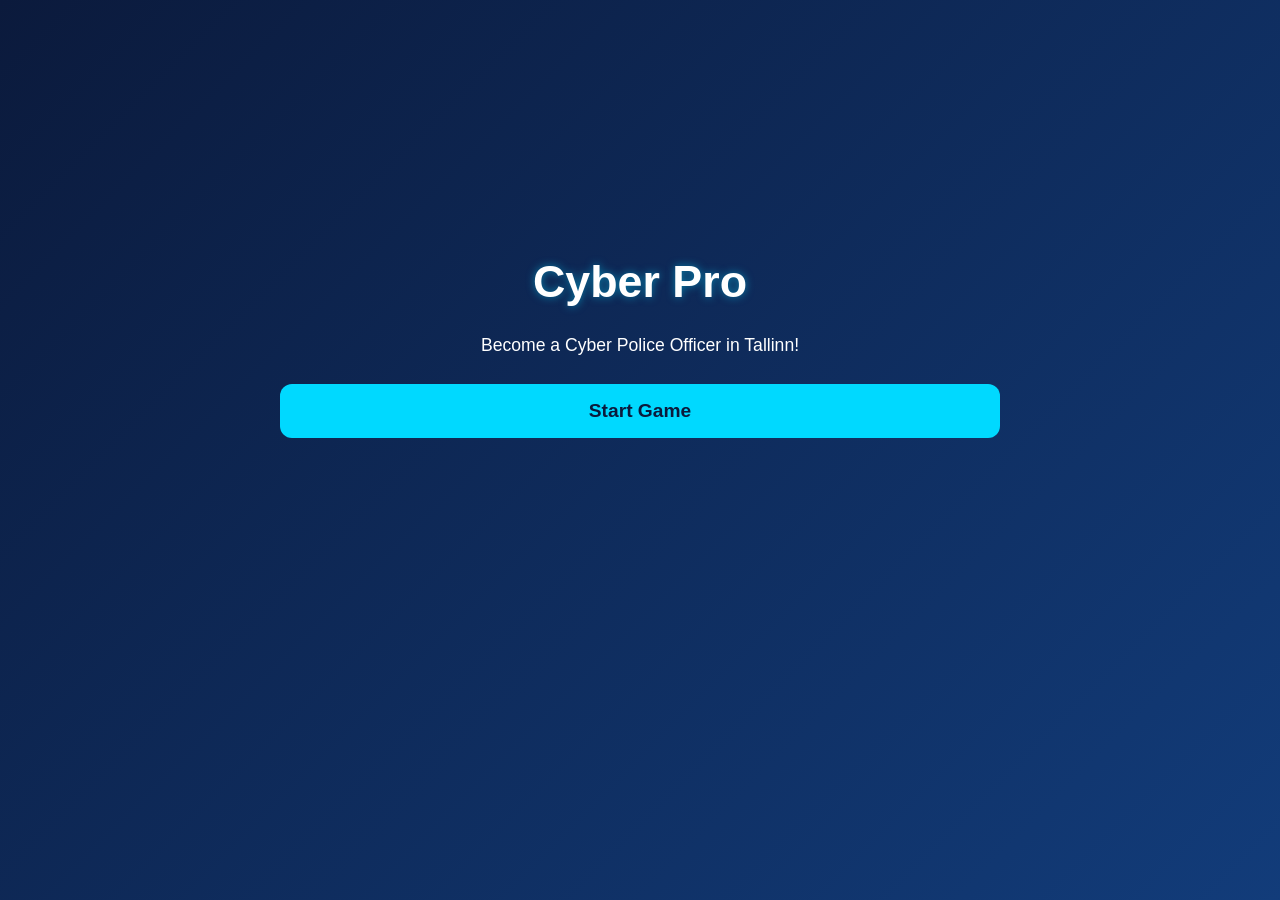
<file: game/index.html>
<!DOCTYPE html>
<html lang="en">
<head>
  <meta charset="UTF-8" />
  <meta name="viewport" content="width=device-width, initial-scale=1.0" />
  <title>Cyber Pro – Tallinn Cyber Police</title>
  <link rel="stylesheet" href="css/style.css" />
  <script src="js/game.js" defer></script>
</head>
<body class="main-bg">
  <div class="container center">
    <h1>Cyber Pro</h1>
    <p>Become a Cyber Police Officer in Tallinn!</p>
    <button id="startBtn" class="big-btn">Start Game</button>
  </div>

  <script>
    document.getElementById('startBtn').addEventListener('click', () => goTo('levels.html'));
  </script>
</body>
</html>
</file>
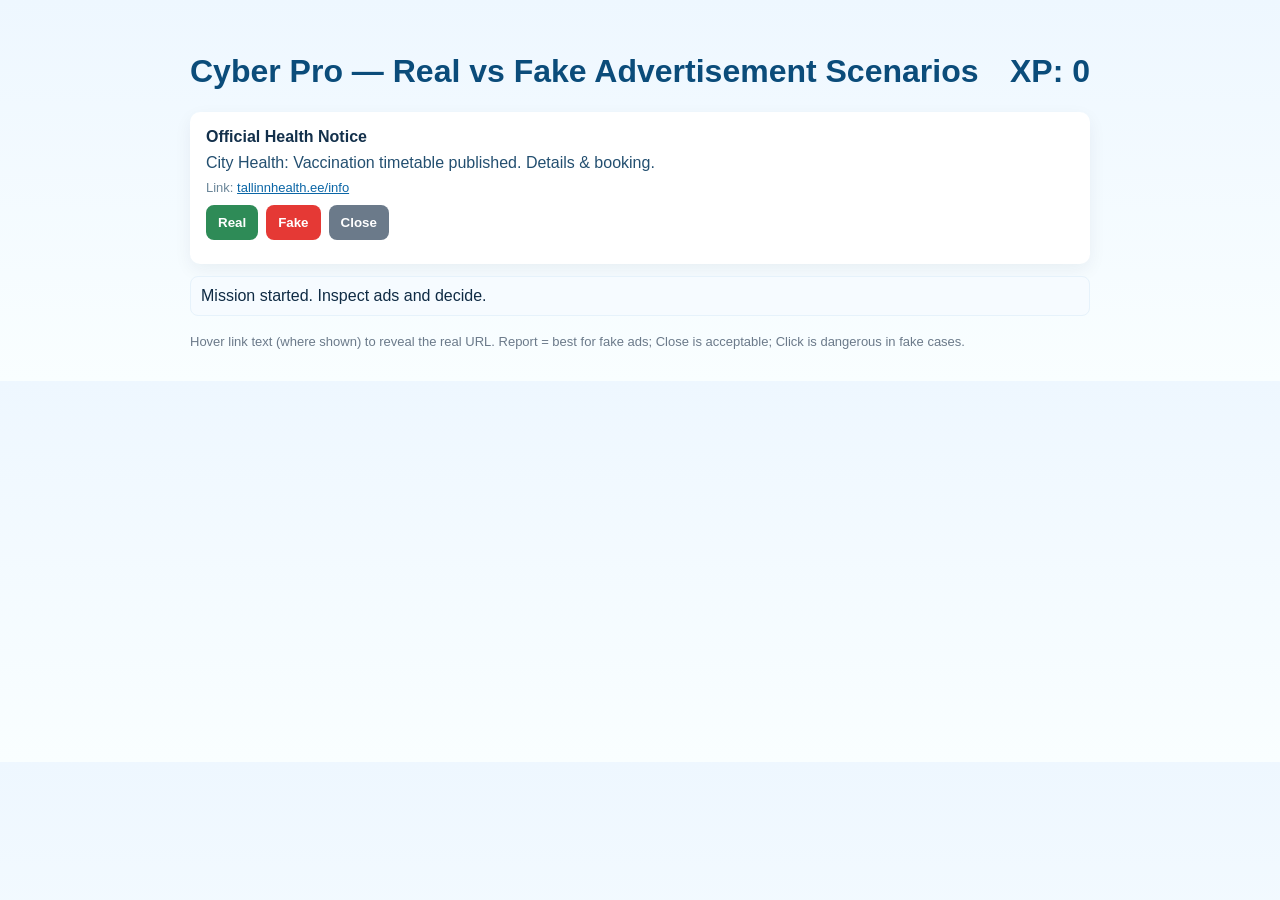
<file: Ad_Attack_Scenarios.html>
<!DOCTYPE html>
<html lang="en">
<head>
<meta charset="utf-8" />
<meta name="viewport" content="width=device-width,initial-scale=1" />
<title>Cyber Pro — Ad Attack Scenarios</title>
<style>
  body{font-family:Segoe UI,Arial,sans-serif;background:linear-gradient(#eef7ff,#f9feff);color:#07203a;padding:24px;}
  .wrapper{max-width:900px;margin:0 auto;}
  h1{color:#0b4c7a;}
  .card{background:#fff;border-radius:10px;padding:16px;margin:12px 0;box-shadow:0 6px 18px rgba(10,30,60,0.06);}
  .ad-title{font-weight:700;color:#13304b;}
  .ad-text{margin:8px 0;color:#234f70;}
  .meta{font-size:13px;color:#6b8699;}
  .controls{margin-top:10px;display:flex;gap:8px;flex-wrap:wrap;}
  button{padding:10px 12px;border-radius:8px;border:0;cursor:pointer;font-weight:700;color:#fff;}
  .real{background:#2e8b57;} .fake{background:#e53935;} .close{background:#6b7a8a;}
  .log{background:#f6fbff;border-radius:8px;padding:10px;color:#0f2b44;margin-top:12px;border:1px solid #e6f2fb;}
  .hint{font-size:13px;color:#315b82;margin-top:8px;}
  footer{margin-top:18px;font-size:13px;color:#6b7a8a;}
  .score{float:right;font-weight:800;color:#0b4c7a;}
</style>
</head>
<body>
  <div class="wrapper">
    <h1>Cyber Pro — Real vs Fake Advertisement Scenarios <span class="score" id="score">XP: 0</span></h1>
    <div id="adArea"></div>
    <div id="result" class="card" style="display:none"></div>
    <div id="log" class="log" aria-live="polite"></div>
    <footer>Hover link text (where shown) to reveal the real URL. Report = best for fake ads; Close is acceptable; Click is dangerous in fake cases.</footer>
  </div>

<script>
const AD_POOL = [
  { id:1, type:'fake', title:'🎉 Win a Free iPhone!', text:'CONGRATS! You’ve won a FREE iPhone — claim now! Click the link to verify your details and get your prize.', displayLink:'claim prize', realURL:'http://freeprize.example-claim.com', clues:['Overly sensational wording','Urgent call-to-action','Unknown sender domain'] },
  { id:2, type:'real', title:'Tallinn Tech Fair — Official', text:'Tallinn Tech Fair 2025 — Workshops & family events. Visit the official site for tickets.', displayLink:'tallinn.ee/tickets', realURL:'https://tallinn.ee/tickets', clues:['Official .ee domain','Professional formatting','Contact info present'] },
  { id:3, type:'fake', title:'School Account Verification', text:'School Portal — Verify your child’s registration now: verify.school-portal.net', displayLink:'verify.school-portal.net', realURL:'http://school-reg.example-login.com', clues:['Display name mismatch','Requests credentials','Unusual domain'] },
  { id:4, type:'real', title:'Official Health Notice', text:'City Health: Vaccination timetable published. Details & booking.', displayLink:'tallinnhealth.ee/info', realURL:'https://tallinnhealth.ee/info', clues:['Trusted health domain','HTTPS and clear info'] },
  { id:5, type:'fake', title:'Too-Good Prize + Shortener', text:'You’re a winner! Short survey & get €500 voucher — tinyurl.com/win-now', displayLink:'tinyurl.com/win-now', realURL:'http://tinyurl.example-redirect.com', clues:['URL shortener hides destination','Unrealistic reward','Poor grammar'] }
];

let sessionAds = [];
let current = 0;
let xp = 0;

function shuffle(a){ for(let i=a.length-1;i>0;i--){const j=Math.floor(Math.random()*(i+1));[a[i],a[j]]=[a[j],a[i]];} return a; }
function pickSession(){ sessionAds = shuffle(AD_POOL.slice()); sessionAds = sessionAds.slice(0,5); current=0; xp=0; document.getElementById('score').textContent='XP: '+xp; document.getElementById('log').textContent='Mission started. Inspect ads and decide.'; renderAd(); }

function renderAd(){
  const ad = sessionAds[current];
  const adArea = document.getElementById('adArea');
  adArea.innerHTML = `
    <div class="card" id="card${ad.id}">
      <div class="ad-title">${ad.title}</div>
      <div class="ad-text">${ad.text}</div>
      <div class="meta">Link: <span id="linkText" title="Hover to reveal real URL" style="text-decoration:underline;color:#0b66a6;cursor:default">${ad.displayLink}</span></div>
      <div class="controls">
        <button class="real" id="btnReal">Real</button>
        <button class="fake" id="btnFake">Fake</button>
        <button class="close" id="btnClose">Close</button>
      </div>
      <div class="hint" id="hintArea"></div>
    </div>
  `;

  const linkText = document.getElementById('linkText');
  const hintArea = document.getElementById('hintArea');
  linkText.addEventListener('mouseenter', ()=>{ hintArea.textContent = 'Real URL: '+ad.realURL; });
  linkText.addEventListener('mouseleave', ()=>{ hintArea.textContent = ''; });

  document.getElementById('btnReal').onclick = ()=> evaluate('real', ad);
  document.getElementById('btnFake').onclick = ()=> evaluate('fake', ad);
  document.getElementById('btnClose').onclick = ()=> evaluate('close', ad);
}

function evaluate(choice, ad){
  let delta=0, msg='';
  if(choice==='real'){
    if(ad.type==='real'){ delta=+5; msg='Correct — this ad is legitimate.'; } else { delta=-10; msg='Wrong — that was a fake ad with phishing risk.'; }
  } else if(choice==='fake'){
    if(ad.type==='fake'){ delta=+10; msg='Great — you reported a fake ad.'; } else { delta=-5; msg='Incorrect — this ad was legitimate.'; }
  } else if(choice==='close'){
    if(ad.type==='fake'){ delta=+5; msg='Good — closing a fake ad reduces risk.'; } else { delta=0; msg='Closed a real ad — you missed the info.'; }
  }
  xp += delta;
  document.getElementById('score').textContent='XP: '+xp;
  const log = document.getElementById('log');
  log.prepend(new Date().toLocaleTimeString()+ ' — Action: '+choice.toUpperCase()+ ' | Result: '+msg + ' (' + (delta>=0? '+'+delta:delta) + ' XP)\nClues: ' + ad.clues.join('; ') + '\n\n');

  // show short result card
  const result = document.getElementById('result');
  result.style.display='block';
  result.innerHTML = `<div class="card"><strong>${msg}</strong><div style="margin-top:6px;color:#2b5876">Clues: ${ad.clues.join('; ')}</div></div>`;

  // move to next after delay
  setTimeout(()=>{
    result.style.display='none';
    current++;
    if(current>=sessionAds.length){ finishSession(); } else { renderAd(); }
  }, 1300);
}

function finishSession(){
  const adArea = document.getElementById('adArea');
  adArea.innerHTML = `<div class="card"><h2>Mission Complete</h2><p>Final XP: ${xp}</p><p><button onclick="pickSession()">Play Again</button></p></div>`;
  const log = document.getElementById('log');
  log.prepend('--- Session finished: Final XP: '+xp+' ---\n');
}

window.onload = ()=>{ pickSession(); };

</script>
</body>
</html>
</file>
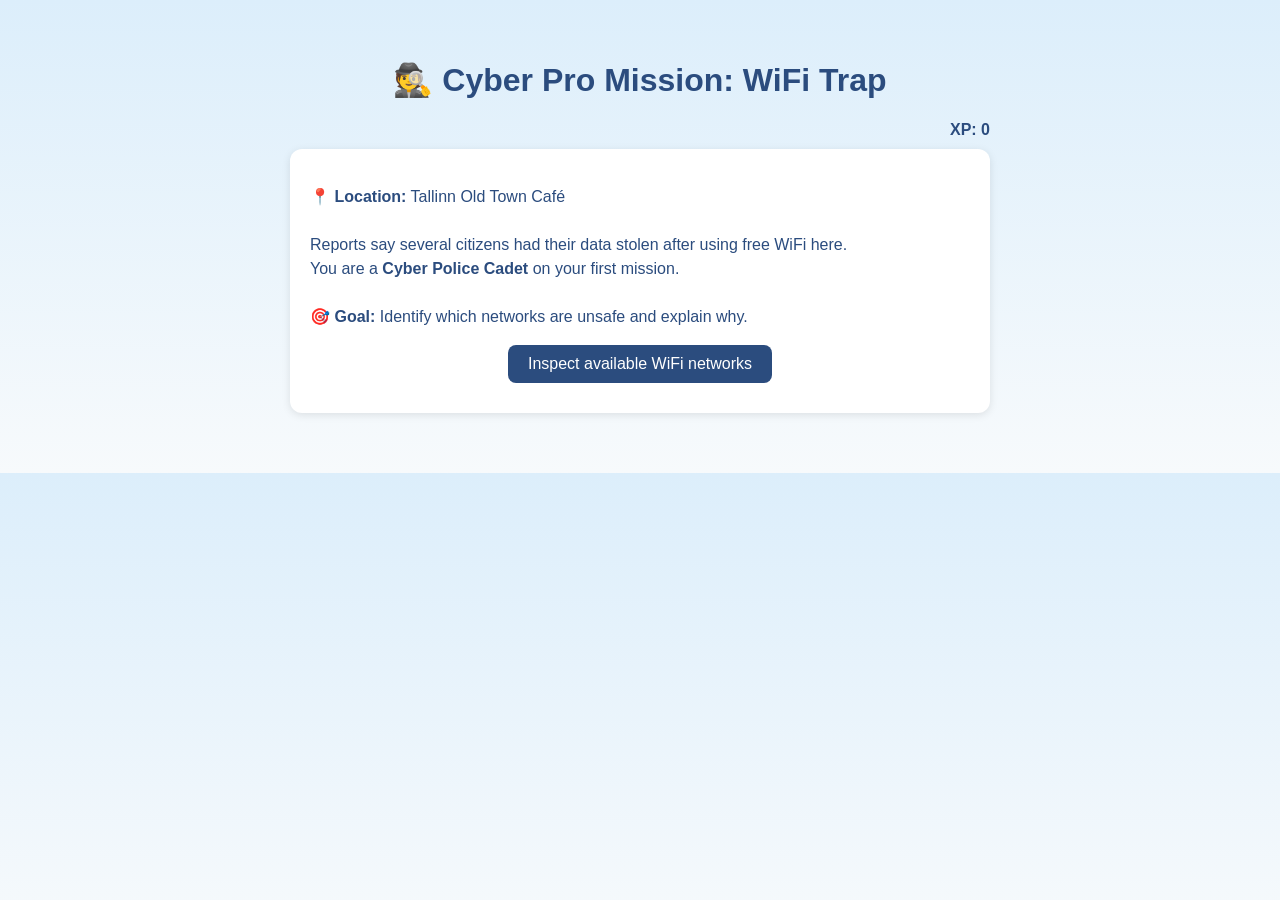
<file: cyb.html>
<!DOCTYPE html>
<html lang="en">
<head>
  <meta charset="UTF-8">
  <title>Cyber Pro: WiFi Trap in Tallinn</title>
  <style>
    body {
      font-family: 'Segoe UI', sans-serif;
      background: linear-gradient(#dceefb, #f7fafc);
      padding: 40px;
      max-width: 700px;
      margin: auto;
      color: #2b4c7e;
    }
    h1 { text-align: center; }
    .scene {
      background: #fff;
      padding: 20px;
      border-radius: 12px;
      box-shadow: 0 2px 8px rgba(0,0,0,0.1);
      margin-bottom: 20px;
      line-height: 1.5em;
    }
    button {
      display: block;
      margin: 10px auto;
      padding: 10px 20px;
      font-size: 16px;
      border: none;
      border-radius: 8px;
      background: #2b4c7e;
      color: white;
      cursor: pointer;
      transition: background 0.3s;
    }
    button:hover { background: #3c6bb2; }
    #xp {
      text-align: right;
      font-weight: bold;
      margin-bottom: 10px;
    }
  </style>
</head>
<body>

  <h1>🕵️ Cyber Pro Mission: WiFi Trap</h1>
  <div id="xp">XP: 0</div>
  <div id="game" class="scene">
    <p>Loading mission...</p>
  </div>

  <script>
    let xp = 0;

    const scenes = {
      intro: {
        text: `
          📍 <b>Location:</b> Tallinn Old Town Café<br><br>
          Reports say several citizens had their data stolen after using free WiFi here.<br>
          You are a <b>Cyber Police Cadet</b> on your first mission.<br><br>
          🎯 <b>Goal:</b> Identify which networks are unsafe and explain why.`,
        choices: [
          { text: "Inspect available WiFi networks", next: "wifiList" }
        ]
      },
      wifiList: {
        text: `
          You scan the area and find these networks:<br><br>
          1️⃣ <b>Tallinn_Free_WiFi</b> (No password)<br>
          2️⃣ <b>CafeSecure2025</b> (Password protected)<br>
          3️⃣ <b>FreeCoffeeWiFi</b> (Shared password on wall)<br><br>
          Which network will you investigate first?`,
        choices: [
          { text: "🔍 Tallinn_Free_WiFi", next: "unsafe1" },
          { text: "🔍 CafeSecure2025", next: "safe1" },
          { text: "🔍 FreeCoffeeWiFi", next: "unsafe2" }
        ]
      },
      unsafe1: {
        text: `
          ⚠️ The moment you connect, you see open traffic — unencrypted packets and unknown devices.<br>
          A hacker is capturing credentials.<br><br>
          ❌ Unsafe network detected.`,
        xpChange: -5,
        choices: [
          { text: "Mark unsafe & continue", next: "wifiList2" }
        ]
      },
      unsafe2: {
        text: `
          ⚠️ Shared password found. Multiple unknown devices connected.<br>
          Phishing popups appear on the network.<br><br>
          ❌ Unsafe network confirmed.`,
        xpChange: -3,
        choices: [
          { text: "Mark unsafe & continue", next: "wifiList2" }
        ]
      },
      safe1: {
        text: `
          ✅ Secure encryption detected, strong password policy, verified domain.<br>
          No suspicious devices connected.<br><br>
          👍 Safe network identified.`,
        xpChange: +10,
        choices: [
          { text: "Proceed with investigation", next: "conclusion" }
        ]
      },
      wifiList2: {
        text: `
          You’ve marked some networks unsafe.<br><br>
          Choose the remaining safest option:`,
        choices: [
          { text: "🛡️ CafeSecure2025", next: "conclusion" }
        ]
      },
      conclusion: {
        text: `
          🎓 <b>Mission Complete!</b><br><br>
          ✅ Safe: CafeSecure2025<br>
          ⚠️ Unsafe: Tallinn_Free_WiFi, FreeCoffeeWiFi<br><br>
          🧠 <b>Lesson:</b> Avoid open or shared WiFi networks. Always choose secure, password-protected options.<br><br>
          <span id="final-rank"></span>`,
        choices: [
          { text: "🔁 Restart Mission", next: "restart" }
        ]
      },
      restart: {
        text: "",
        choices: []
      }
    };

    const gameDiv = document.getElementById("game");
    const xpDiv = document.getElementById("xp");
    let current = "intro";

    function renderScene() {
      const scene = scenes[current];
      if (scene.xpChange) {
        xp += scene.xpChange;
      }
      xpDiv.textContent = `XP: ${xp}`;
      gameDiv.innerHTML = `<p>${scene.text}</p>`;
      scene.choices.forEach(choice => {
        const btn = document.createElement("button");
        btn.textContent = choice.text;
        btn.onclick = () => {
          if (choice.next === "restart") {
            xp = 0;
            current = "intro";
          } else {
            current = choice.next;
          }
          renderScene();
        };
        gameDiv.appendChild(btn);
      });

      // At conclusion, display rank
      if (current === "conclusion") {
        let rank = "";
        if (xp >= 10) rank = "🏅 Rank: Cyber Investigator (Excellent Work!)";
        else if (xp >= 0) rank = "🎓 Rank: Trainee (Good, but review unsafe clues)";
        else rank = "⚠️ Rank: Needs Improvement (Be more cautious!)";
        document.getElementById("final-rank").innerHTML = `<br>${rank}`;
      }
    }

    renderScene();
  </script>
</body>
</html>
</file>
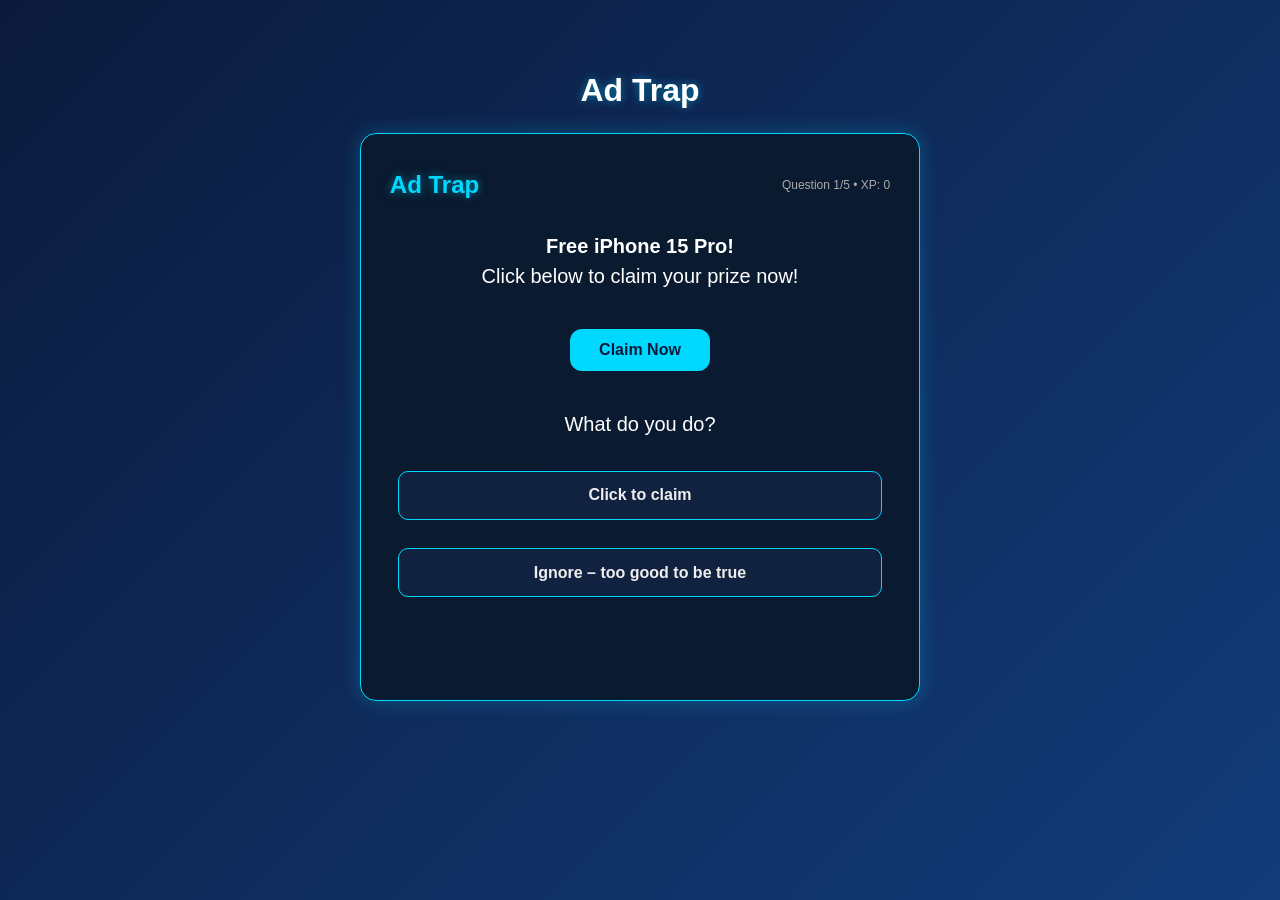
<file: game/ads.html>
<!DOCTYPE html>
<html lang="en">
<head>
  <meta charset="UTF-8" />
  <meta name="viewport" content="width=device-width, initial-scale=1.0" />
  <title>Cyber Pro – Ad Trap</title>
  <link rel="stylesheet" href="css/style.css" />
  <script src="js/game.js" defer></script>
  <script src="js/quiz.js" defer></script>
</head>
<body class="main-bg">
  <div class="container">
    <h2>Ad Trap</h2>
    <div id="quizContainer"></div>
  </div>

  <script>
    const adQuiz = [
      {
        text: `
          <b>Free iPhone 15 Pro!</b><br>
          Click below to claim your prize now!<br><br>
          <button style="pointer-events:none">Claim Now</button><br><br>
          What do you do?`,
        choices: [
          { text: "Click to claim", next: "fake", xpChange: -8 },
          { text: "Ignore – too good to be true", next: "safe", xpChange: 12 }
        ],
        correctNext: "safe"
      },
      {
        text: `
          <b>Tallinn Tech Fair 2025</b><br>
          Official registration open. Limited seats.<br>
          <i>tallinntechfair.ee/register</i><br><br>
          Is this safe?`,
        choices: [
          { text: "Register now", next: "safe", xpChange: 10 },
          { text: "Check domain first", next: "safe", xpChange: 10 },
          { text: "Skip – looks suspicious", next: "fake", xpChange: -5 }
        ],
        correctNext: "safe"
      },
      {
        text: `
          <b>School Verification Required</b><br>
          Your child’s grades are ready. Login at:<br>
          <code>bit.ly/school-login-2025</code><br><br>
          Safe to click?`,
        choices: [
          { text: "Click the link", next: "fake", xpChange: -10 },
          { text: "Go directly to school portal", next: "safe", xpChange: 15 }
        ],
        correctNext: "safe"
      },
      {
        text: `
          <b>Health Notice – Urgent</b><br>
          Your vaccination record needs update.<br>
          Click to verify: <u>health-ee.co/vax</u><br><br>
          What should you do?`,
        choices: [
          { text: "Click to verify", next: "fake", xpChange: -9 },
          { text: "Visit tehik.ee manually", next: "safe", xpChange: 12 }
        ],
        correctNext: "safe"
      },
      {
        text: `
          <b>You Won a Prize!</b><br>
          Scan QR code to claim:<br>
          <img src="[data-uri]" alt="QR" width="80"><br><br>
          <small>Leads to: <code>prize.ly/claim</code></small><br><br>
          Safe?`,
        choices: [
          { text: "Scan QR code", next: "fake", xpChange: -12 },
          { text: "Never scan unknown QR", next: "safe", xpChange: 15 },
          { text: "Check URL first", next: "safe", xpChange: 15 }
        ],
        correctNext: "safe"
      }
    ];

    document.addEventListener('DOMContentLoaded', () => {
      startQuiz(adQuiz, "Ad Trap", "phishing.html");
    });
  </script>
</body>
</html>
</file>
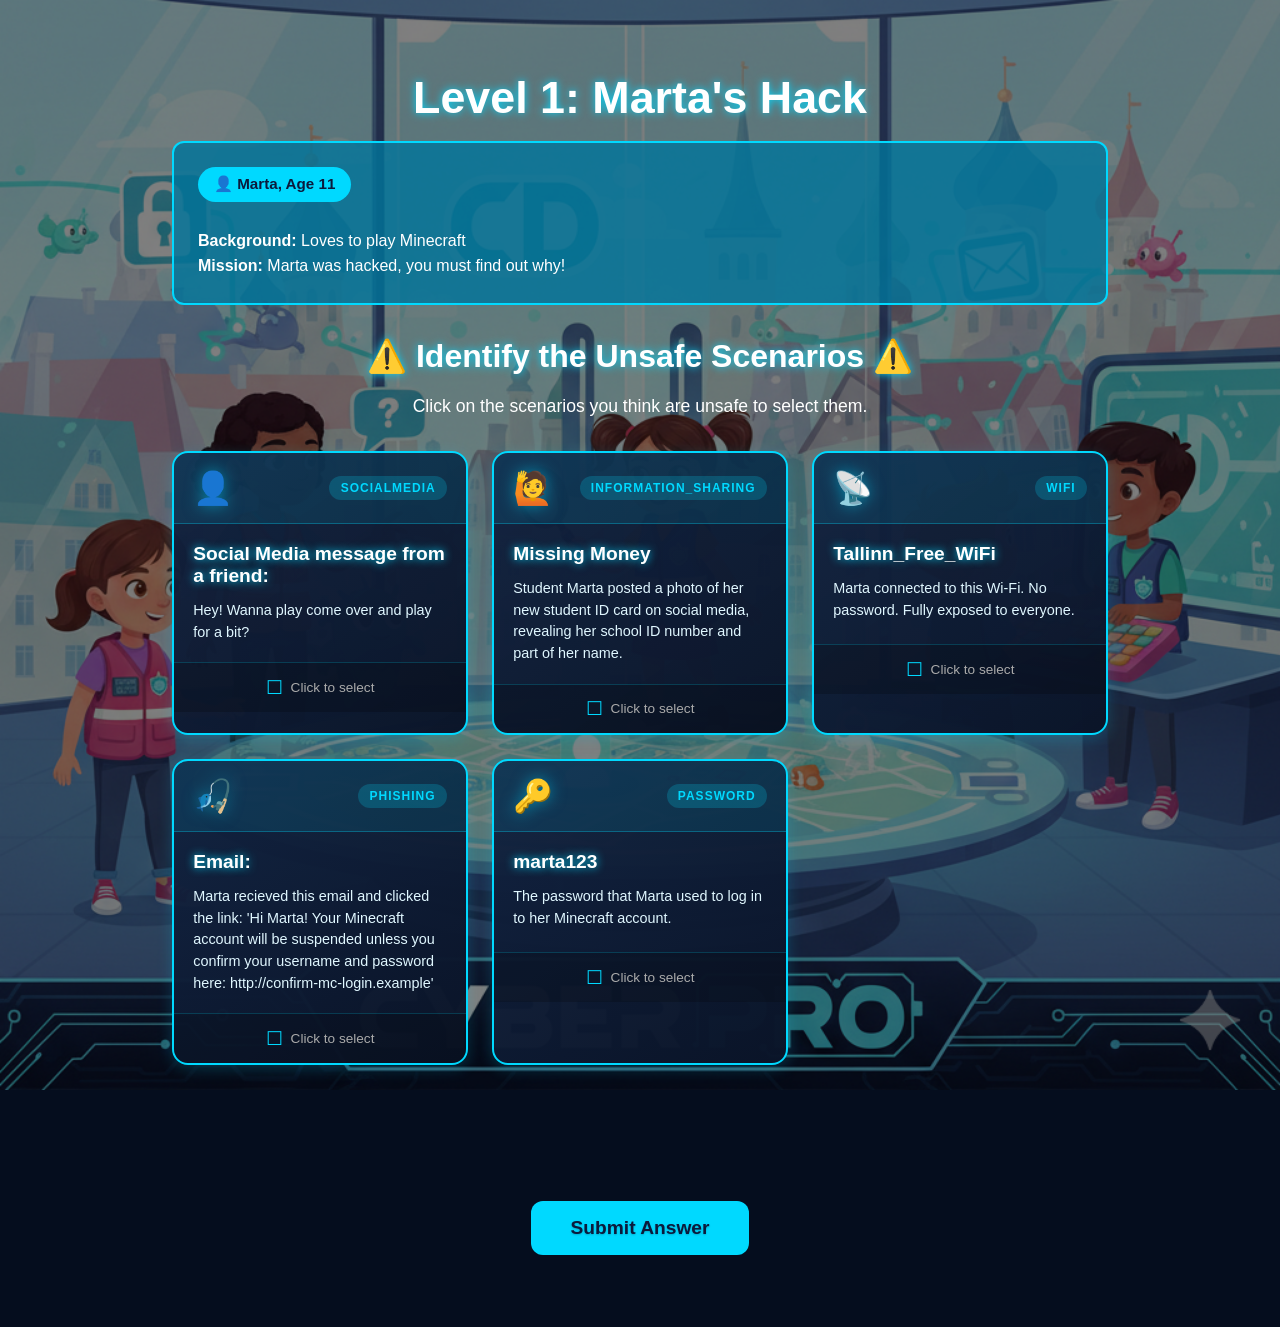
<file: game/level_1.html>
<!DOCTYPE html>
<html lang="en">
<head>
  <meta charset="UTF-8" />
  <meta name="viewport" content="width=device-width, initial-scale=1.0" />
  <title>Cyber Pro – Level 1: Marta's Hack</title>
  <link rel="stylesheet" href="css/new_style.css" />
  <script src="js/level.js" defer></script>
</head>
<body class="main-bg">
  <div class="container">
    <header>
      <h1>Level 1: Marta's Hack</h1>
      <p id="level-story"></p>
    </header>

    <main>
      <h2>⚠️ Identify the Unsafe Scenarios ⚠️</h2>
      <p>Click on the scenarios you think are unsafe to select them.</p>

      <div id="scenarios-container" class="mission-grid">
        </div>

      <div class="feedback" id="result-feedback"></div>

      <button id="submitBtn" class="big-btn">Submit Answer</button>
      <button id="nextLevelBtn" class="small-btn" style="display:none; margin-top: 1rem;">Next Level >></button>
    </main>
  </div>
<script id="level-data" type="application/json">
{
  "story":{
    "character_name":"Marta",
    "age":"11",
    "background":"Loves to play Minecraft",
    "story":"Marta was hacked, you must find out why!"
  },
  "scenarios":[
    {
      "type":"socialmedia",
      "title":"Social Media message from a friend:",
      "description":"Hey! Wanna play come over and play for a bit?",
      "is_safe":true,
      "explaination":"The message is from a friend, but you should still confirm with your parents."
    },
    {
        "type": "information_sharing",
        "title": "Missing Money",
        "description": "Student Marta posted a photo of her new student ID card on social media, revealing her school ID number and part of her name.",
        "is_safe": false,
        "explaination": "Risky behavior: Posting photos of ID cards or anything showing personal numbers online can be used by cyber criminals to steal your identity or access your accounts."
    },
    {
      "type":"wifi",
      "title":"Tallinn_Free_WiFi",
      "description":"Marta connected to this Wi-Fi. No password. Fully exposed to everyone.",
      "is_safe":false,
      "explaination":"Open wifi's make it easier for hackers to intercept your traffic."
    },
    {
      "type":"phishing",
      "title":"Email:",
      "description":"Marta recieved this email and clicked the link: 'Hi Marta! Your Minecraft account will be suspended unless you confirm your username and password here: http://confirm-mc-login.example'",
      "is_safe":false,
      "explaination":"The email is fake, the hackers just wanted to know what her passord is."
    },
    {
      "type":"password",
      "title":"marta123",
      "description":"The password that Marta used to log in to her Minecraft account.",
      "is_safe":false,
      "explaination":"The password uses her name and a simple number pattern, which are easy for hackers to guess"
    }
  ]
}
  </script>
</body>
</html>
</file>
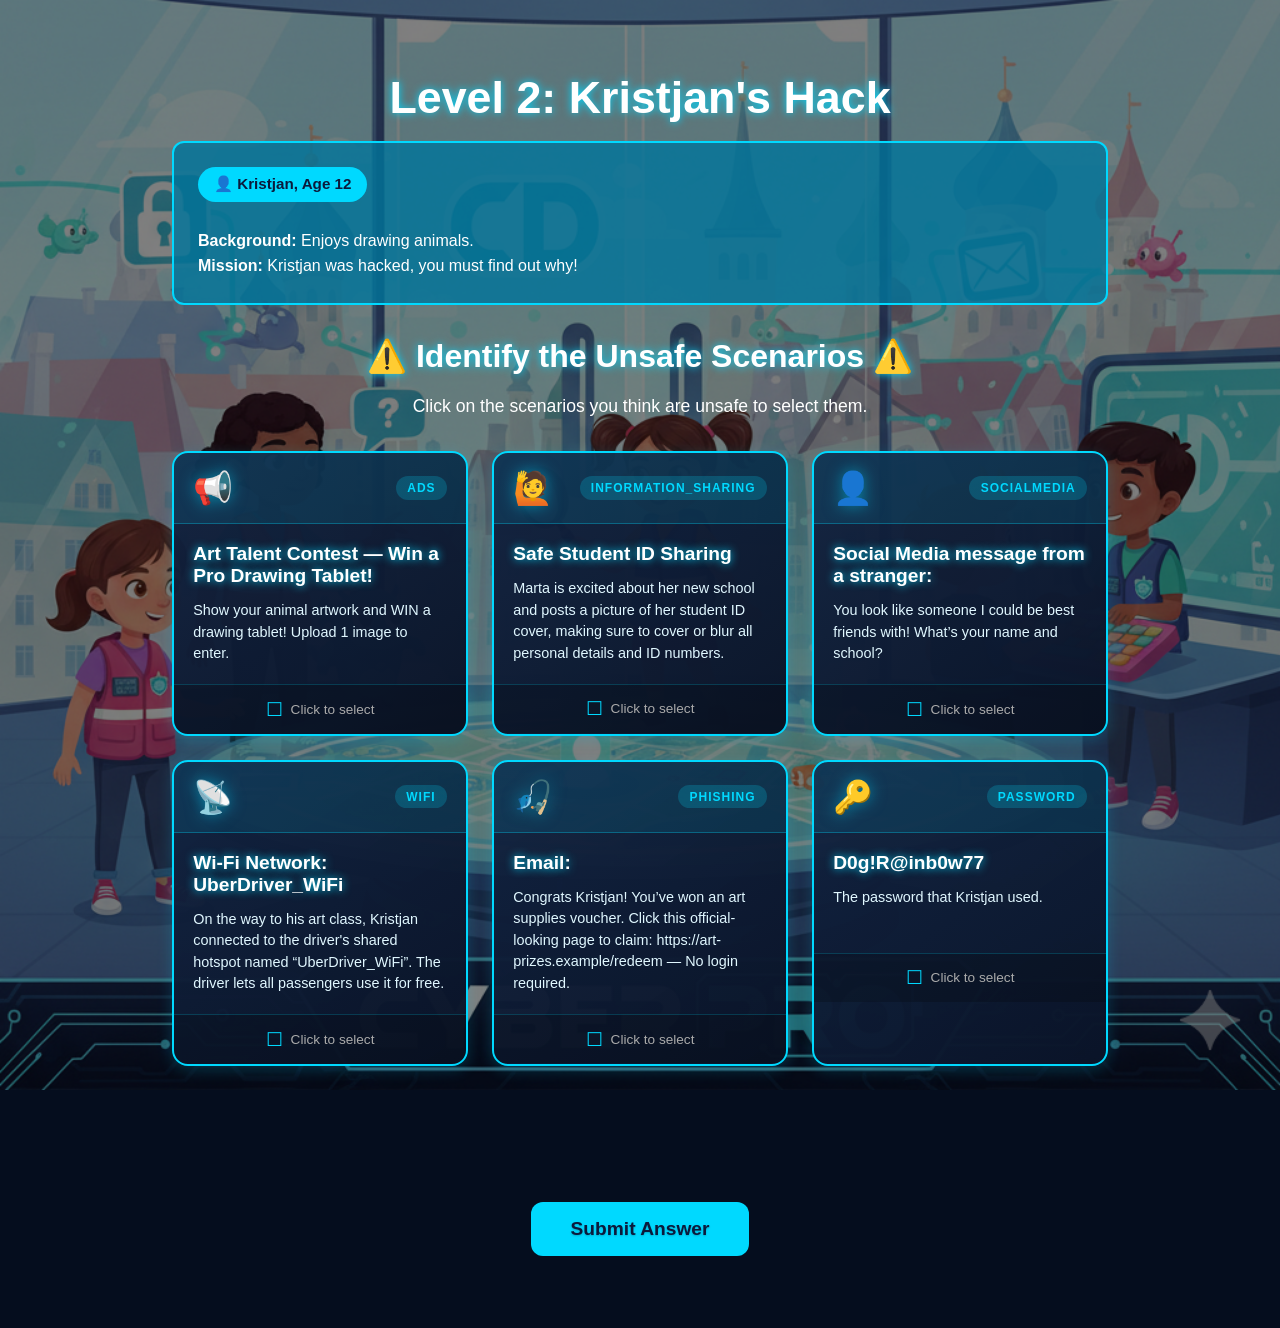
<file: game/level_2.html>
<!DOCTYPE html>
<html lang="en">
<head>
  <meta charset="UTF-8" />
  <meta name="viewport" content="width=device-width, initial-scale=1.0" />
  <title>Cyber Pro – Level 2: Kristjan's Hack</title>
  <link rel="stylesheet" href="css/new_style.css" />
  <script src="js/level.js" defer></script>
</head>
<body class="main-bg">
  <div class="container">
    <header>
      <h1>Level 2: Kristjan's Hack</h1>
      <p id="level-story"></p>
    </header>

    <main>
      <h2>⚠️ Identify the Unsafe Scenarios ⚠️</h2>
      <p>Click on the scenarios you think are unsafe to select them.</p>

      <div id="scenarios-container" class="mission-grid">
        </div>

      <div class="feedback" id="result-feedback"></div>

      <button id="submitBtn" class="big-btn">Submit Answer</button>
      <button id="nextLevelBtn" class="small-btn" style="display:none; margin-top: 1rem;">Next Level >></button>
    </main>
  </div>
<script id="level-data" type="application/json">
{
  "story":{
    "character_name":"Kristjan",
    "age":"12",
    "background":"Enjoys drawing animals.",
    "story":"Kristjan was hacked, you must find out why!"
  },
  "scenarios":[
    {
      "type": "ads",
      "title": "Art Talent Contest — Win a Pro Drawing Tablet!",
      "description": "Show your animal artwork and WIN a drawing tablet! Upload 1 image to enter.",
      "is_safe": true,
      "explaination": "Requests file uploads, unknown contest site, no age/parent consent."
    },
    {
      "type": "information_sharing",
      "title": "Safe Student ID Sharing",
      "description": "Marta is excited about her new school and posts a picture of her student ID cover, making sure to cover or blur all personal details and ID numbers.",
      "is_safe": true,
      "explaination": "Safe behavior: It is fine to share excitement, but crucial to protect personal information. Always cover or blur sensitive details like ID numbers, addresses, and full names before sharing any documents online."
    },
    {
      "type":"socialmedia",
      "title":"Social Media message from a stranger:",
      "description":"You look like someone I could be best friends with! What’s your name and school?",
      "is_safe":false,
      "explaination":"A stranger is asking you for personal information."
    },
    {
      "type": "wifi",
      "title": "Wi-Fi Network: UberDriver_WiFi",
      "description": "On the way to his art class, Kristjan connected to the driver's shared hotspot named “UberDriver_WiFi”. The driver lets all passengers use it for free.",
      "is_safe": false,
      "explaination": "Shared hotspots allow strangers to see and intercept your traffic. Kids should never connect to random mobile or car hotspots."
    },
    {
      "type":"phishing",
      "title":"Email:",
      "description":"Congrats Kristjan! You’ve won an art supplies voucher. Click this official-looking page to claim: https://art-prizes.example/redeem — No login required.",
      "is_safe":true,
      "explaination":"Seems legitimate and doesn't ask for password. Still, Kristjan should verify the address."
    },
    {
      "type":"password",
      "title":"D0g!R@inb0w77",
      "description":"The password that Kristjan used.",
      "is_safe":true,
      "explaination":"It mixes capital letters, numbers, and symbols with random words, making it very hard to crack."
    }
  ]
}
  </script>
</body>
</html>
</file>
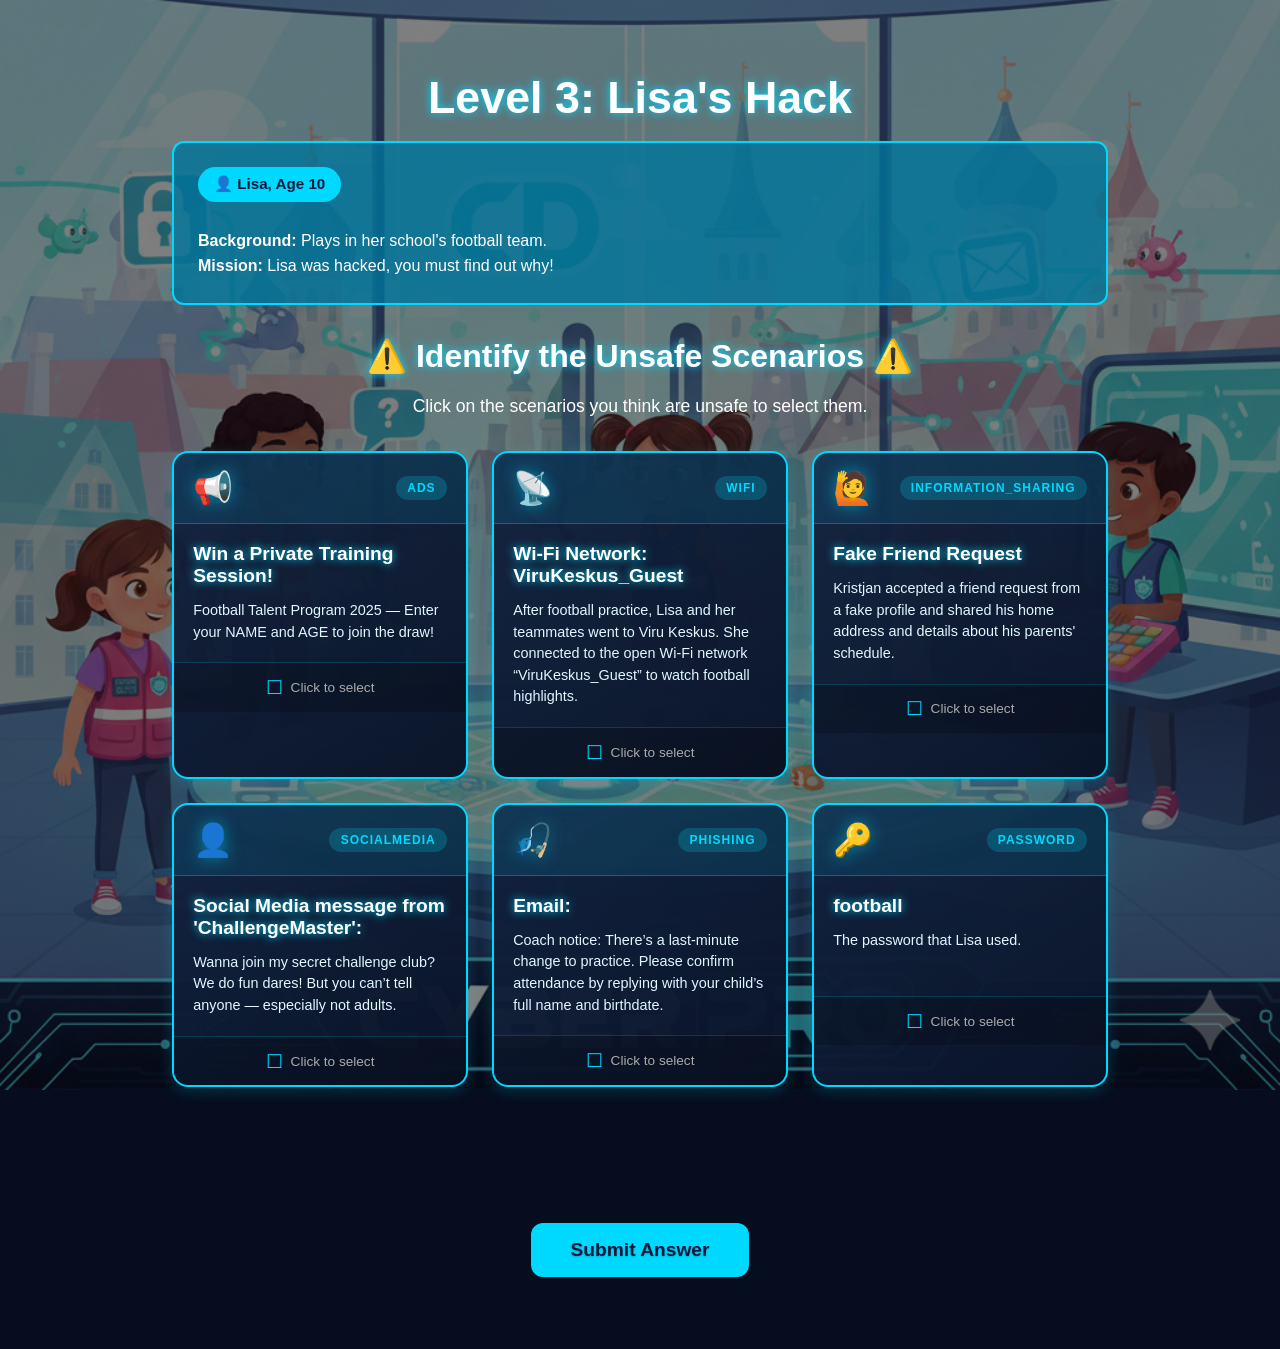
<file: game/level_3.html>
<!DOCTYPE html>
<html lang="en">
<head>
  <meta charset="UTF-8" />
  <meta name="viewport" content="width=device-width, initial-scale=1.0" />
  <title>Cyber Pro – Level 3: Lisa's Hack</title>
  <link rel="stylesheet" href="css/new_style.css" />
  <script src="js/level.js" defer></script>
</head>
<body class="main-bg">
  <div class="container">
    <header>
      <h1>Level 3: Lisa's Hack</h1>
      <p id="level-story"></p>
    </header>

    <main>
      <h2>⚠️ Identify the Unsafe Scenarios ⚠️</h2>
      <p>Click on the scenarios you think are unsafe to select them.</p>

      <div id="scenarios-container" class="mission-grid">
        </div>

      <div class="feedback" id="result-feedback"></div>

      <button id="submitBtn" class="big-btn">Submit Answer</button>
      <button id="nextLevelBtn" class="small-btn" style="display:none; margin-top: 1rem;">Next Level >></button>
    </main>
  </div>
<script id="level-data" type="application/json">
{
  "story":{
    "character_name":"Lisa",
    "age":"10",
    "background":"Plays in her school's football team.",
    "story":"Lisa was hacked, you must find out why!"
  },
  "scenarios":[
    {
      "type": "ads",
      "title": "Win a Private Training Session!",
      "description": "Football Talent Program 2025 — Enter your NAME and AGE to join the draw!",
      "is_safe": false,
      "explaination": "Asks for personal data, fake talent program, suspicious domain."
    },
    {
      "type": "wifi",
      "title": "Wi-Fi Network: ViruKeskus_Guest",
      "description": "After football practice, Lisa and her teammates went to Viru Keskus. She connected to the open Wi-Fi network “ViruKeskus_Guest” to watch football highlights.",
      "is_safe": false,
      "explaination": "Open mall Wi-Fi is unsafe because anyone can intercept traffic or create fake look-alike hotspots. Kids should avoid connecting to public networks without protection."
    },
    {
      "type": "information_sharing",
      "title": "Fake Friend Request",
      "description": "Kristjan accepted a friend request from a fake profile and shared his home address and details about his parents' schedule.",
      "is_safe": false,
      "explaination": "Risky behavior: The fake friend was a cyber criminal trying to learn Kristjan's location for a possible break-in. Never share your address or personal routines online. Always double-check friend requests."
    },
    {
      "type":"socialmedia",
      "title":"Social Media message from 'ChallengeMaster':",
      "description":"Wanna join my secret challenge club? We do fun dares! But you can’t tell anyone — especially not adults.",
      "is_safe":false,
      "explaination":"A stranger is asking you to hide something from adults."
    },
    {
      "type":"phishing",
      "title":"Email:",
      "description":"Coach notice: There’s a last-minute change to practice. Please confirm attendance by replying with your child’s full name and birthdate.",
      "is_safe":false,
      "explaination":"Asks for personal information. School personnel usually use known school channels."
    },
    {
      "type":"password",
      "title":"football",
      "description":"The password that Lisa used.",
      "is_safe":false,
      "explaination":"It’s a single common word with no numbers or special characters, which password-cracking programs can guess quickly"
    }
  ]
}
  </script>
</body>
</html>
</file>
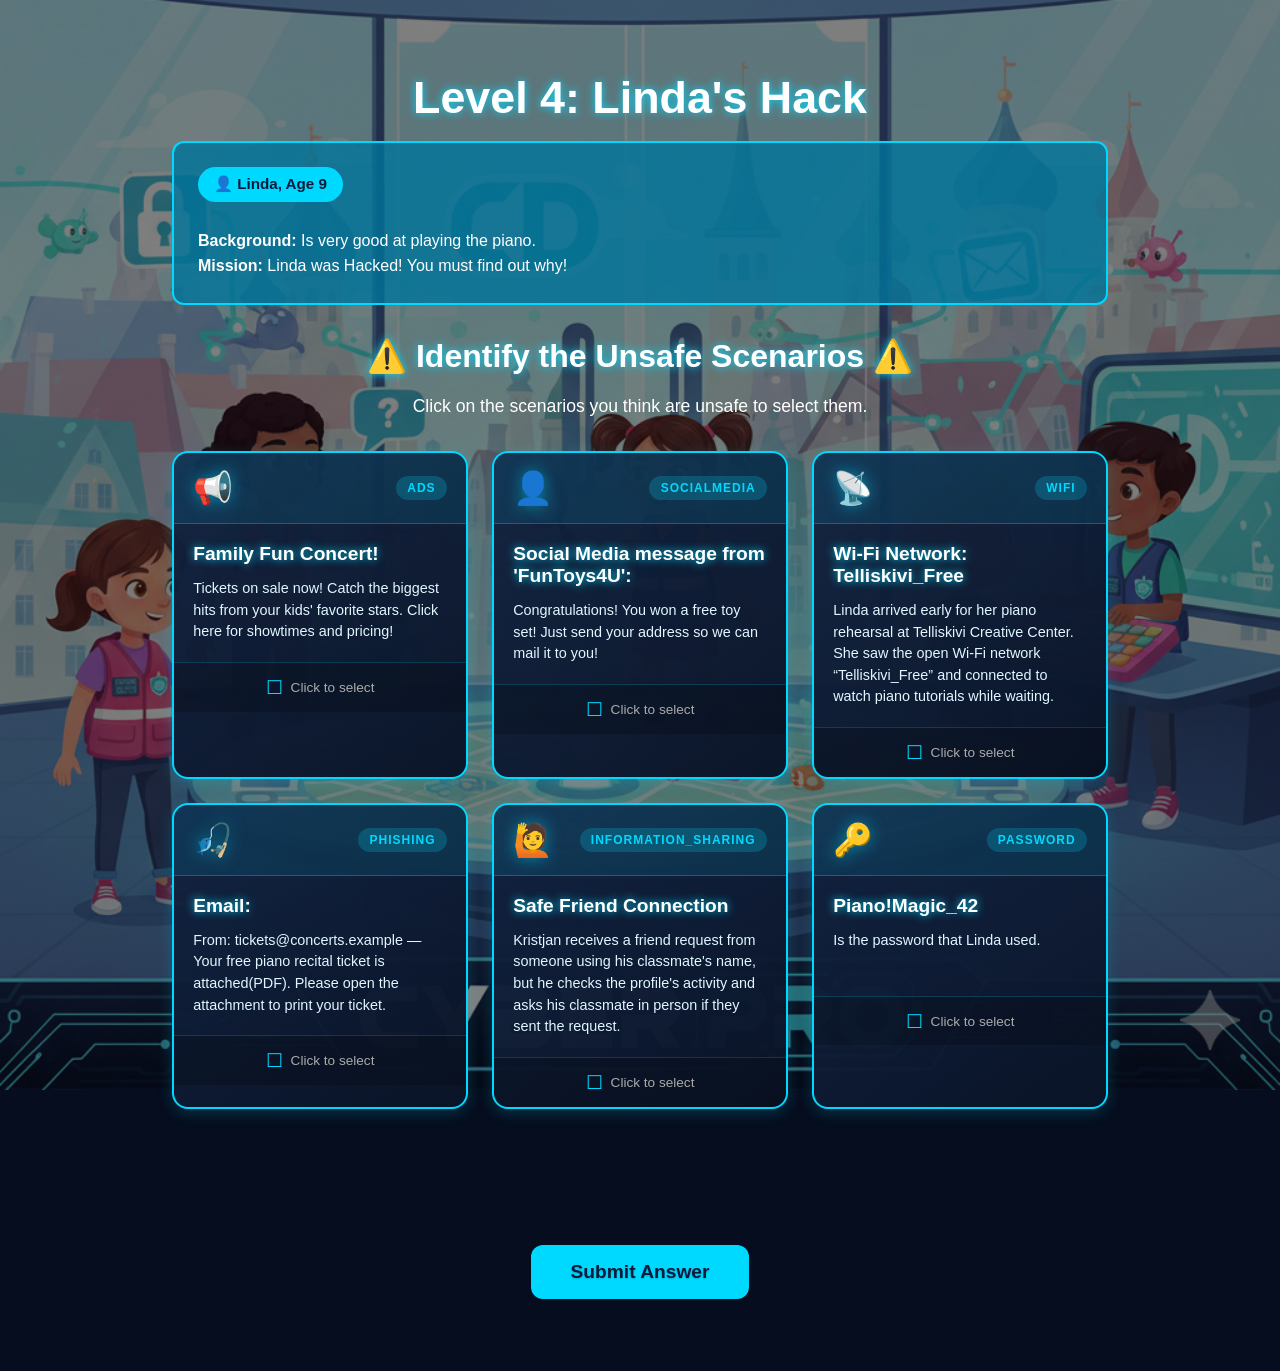
<file: game/level_4.html>
<!DOCTYPE html>
<html lang="en">
<head>
  <meta charset="UTF-8" />
  <meta name="viewport" content="width=device-width, initial-scale=1.0" />
  <title>Cyber Pro – Level 4: Linda's Hack</title>
  <link rel="stylesheet" href="css/new_style.css" />
  <script src="js/level.js" defer></script>
</head>
<body class="main-bg">
  <div class="container">
    <header>
      <h1>Level 4: Linda's Hack</h1>
      <p id="level-story"></p>
    </header>

    <main>
      <h2>⚠️ Identify the Unsafe Scenarios ⚠️</h2>
      <p>Click on the scenarios you think are unsafe to select them.</p>

      <div id="scenarios-container" class="mission-grid">
        </div>

      <div class="feedback" id="result-feedback"></div>

      <button id="submitBtn" class="big-btn">Submit Answer</button>
      <button id="nextLevelBtn" class="small-btn" style="display:none; margin-top: 1rem;">Next Level >></button>
    </main>
  </div>
<script id="level-data" type="application/json">
{
  "story":{
    "character_name":"Linda",
    "age":"9",
    "background":"Is very good at playing the piano.",
    "story":"Linda was Hacked! You must find out why!"
  },
  "scenarios":[
    {
      "type": "ads",
      "title": "Family Fun Concert!",
      "description": "Tickets on sale now! Catch the biggest hits from your kids' favorite stars. Click here for showtimes and pricing!",
      "is_safe": true,
      "explaination": "Genuine advertisement for an event. It directs users to an in-game purchase/information screen rather than asking for personal data for a 'free' item."
    },
    {
      "type":"socialmedia",
      "title":"Social Media message from 'FunToys4U':",
      "description":"Congratulations! You won a free toy set! Just send your address so we can mail it to you!",
      "is_safe":false,
      "explaination":"A stranger is asking you for personal information."
    },
    {
      "type": "wifi",
      "title": "Wi-Fi Network: Telliskivi_Free",
      "description": "Linda arrived early for her piano rehearsal at Telliskivi Creative Center. She saw the open Wi-Fi network “Telliskivi_Free” and connected to watch piano tutorials while waiting.",
      "is_safe": false,
      "explaination": "Open networks are unsafe because anyone nearby can spy on traffic or run fake hotspots. Linda should avoid connecting to free public Wi-Fi without protection."
    },
    {
      "type":"phishing",
      "title":"Email:",
      "description":"From: tickets@concerts.example — Your free piano recital ticket is attached(PDF). Please open the attachment to print your ticket.",
      "is_safe":false,
      "explaination":"Aggresivly asks for Linda to open the pdf. Attachments can contain malware. Linda should confirm through the official website."
    },
    {
      "type": "information_sharing",
      "title": "Safe Friend Connection",
      "description": "Kristjan receives a friend request from someone using his classmate's name, but he checks the profile's activity and asks his classmate in person if they sent the request.",
      "is_safe": true,
      "explaination": "Safe behavior: Always verify friend requests and profile identities, especially if they are from someone you already know. Use another channel (text, phone, or in person) to confirm before accepting."
    },
    {
      "type":"password",
      "title":"Piano!Magic_42",
      "description":"Is the password that Linda used.",
      "is_safe":true,
      "explaination":"Is a long password, with symbols, numbers, and characters. This makes it strong but memorable."
    }
  ]
}
  </script>
</body>
</html>
</file>
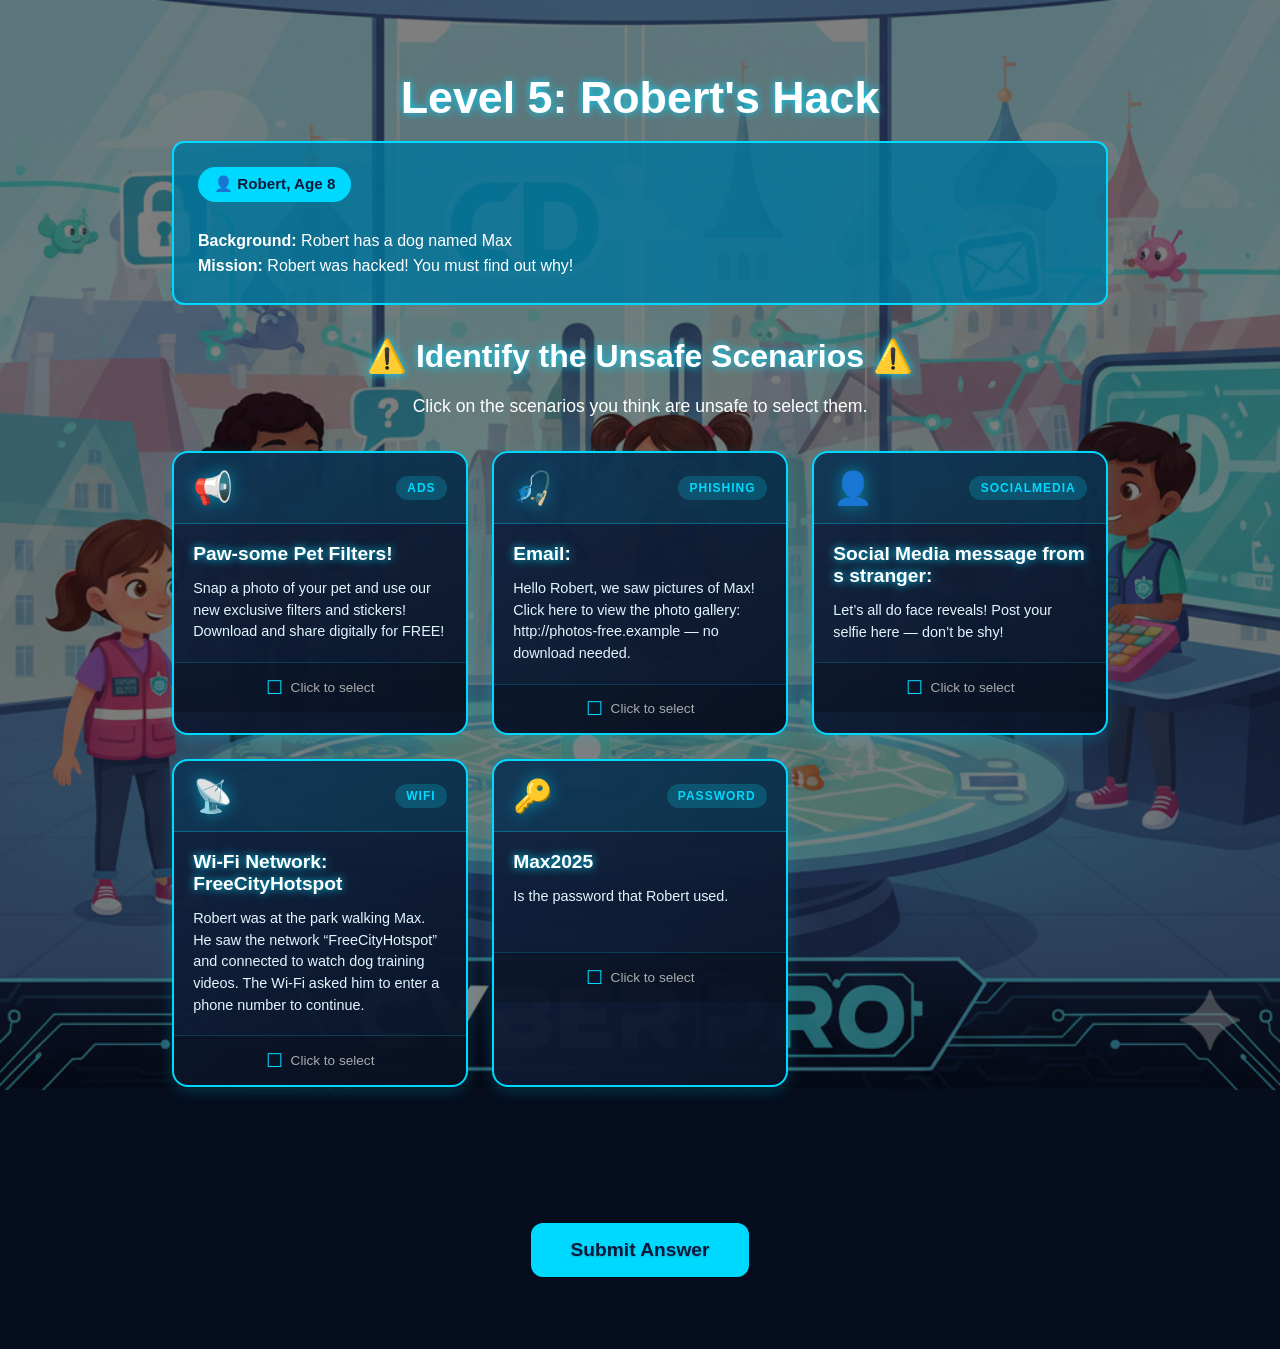
<file: game/level_5.html>
<!DOCTYPE html>
<html lang="en">
<head>
  <meta charset="UTF-8" />
  <meta name="viewport" content="width=device-width, initial-scale=1.0" />
  <title>Cyber Pro – Level 5: Robert's Hack</title>
  <link rel="stylesheet" href="css/new_style.css" />
  <script src="js/level.js" defer></script>
</head>
<body class="main-bg">
  <div class="container">
    <header>
      <h1>Level 5: Robert's Hack</h1>
      <p id="level-story"></p>
    </header>

    <main>
      <h2>⚠️ Identify the Unsafe Scenarios ⚠️</h2>
      <p>Click on the scenarios you think are unsafe to select them.</p>

      <div id="scenarios-container" class="mission-grid">
        </div>

      <div class="feedback" id="result-feedback"></div>

      <button id="submitBtn" class="big-btn">Submit Answer</button>
      <button id="nextLevelBtn" class="small-btn" style="display:none; margin-top: 1rem;">Next Level >></button>
    </main>
  </div>
<script id="level-data" type="application/json">
{
  "story":{
    "character_name":"Robert",
    "age":"8",
    "background":"Robert has a dog named Max",
    "story":"Robert was hacked! You must find out why!"
  },
  "scenarios":[
    {
      "type": "ads",
      "title": "Paw-some Pet Filters!",
      "description": "Snap a photo of your pet and use our new exclusive filters and stickers! Download and share digitally for FREE!",
      "is_safe": true,
      "explaination": "Promotes a free, digital in-game service (filters/stickers) that only requires image processing locally or in-game, not physical delivery or personal address information."
    },
    {
      "type":"phishing",
      "title":"Email:",
      "description":"Hello Robert, we saw pictures of Max! Click here to view the photo gallery: http://photos-free.example — no download needed.",
      "is_safe":false,
      "explaination":"This message uses a lure (photos of the pet) to get Robert to click. Links on unknown domains can lead to tracking, credential prompts, or malware. Always check who sent the message and avoid clicking unfamiliar links."
    },
    {
      "type":"socialmedia",
      "title":"Social Media message from s stranger:",
      "description":"Let’s all do face reveals! Post your selfie here — don’t be shy!",
      "is_safe":false,
      "explaination":"A stranger is asking you for pictures."
    },
    {
      "type": "wifi",
      "title": "Wi-Fi Network: FreeCityHotspot",
      "description": "Robert was at the park walking Max. He saw the network “FreeCityHotspot” and connected to watch dog training videos. The Wi-Fi asked him to enter a phone number to continue.",
      "is_safe": false,
      "explaination": "Wi-Fi that asks for your phone number can collect personal data. Kids should avoid connecting to networks they don’t recognize, especially in parks or open public spaces."
    },
    {
      "type":"password",
      "title":"Max2025",
      "description":"Is the password that Robert used.",
      "is_safe":false,
      "explaination":"Is very short and uses Robert's pet's name, which is something that hackers can discover and use to guess the passowrd."
    }
  ]
}
  </script>
</body>
</html>
</file>
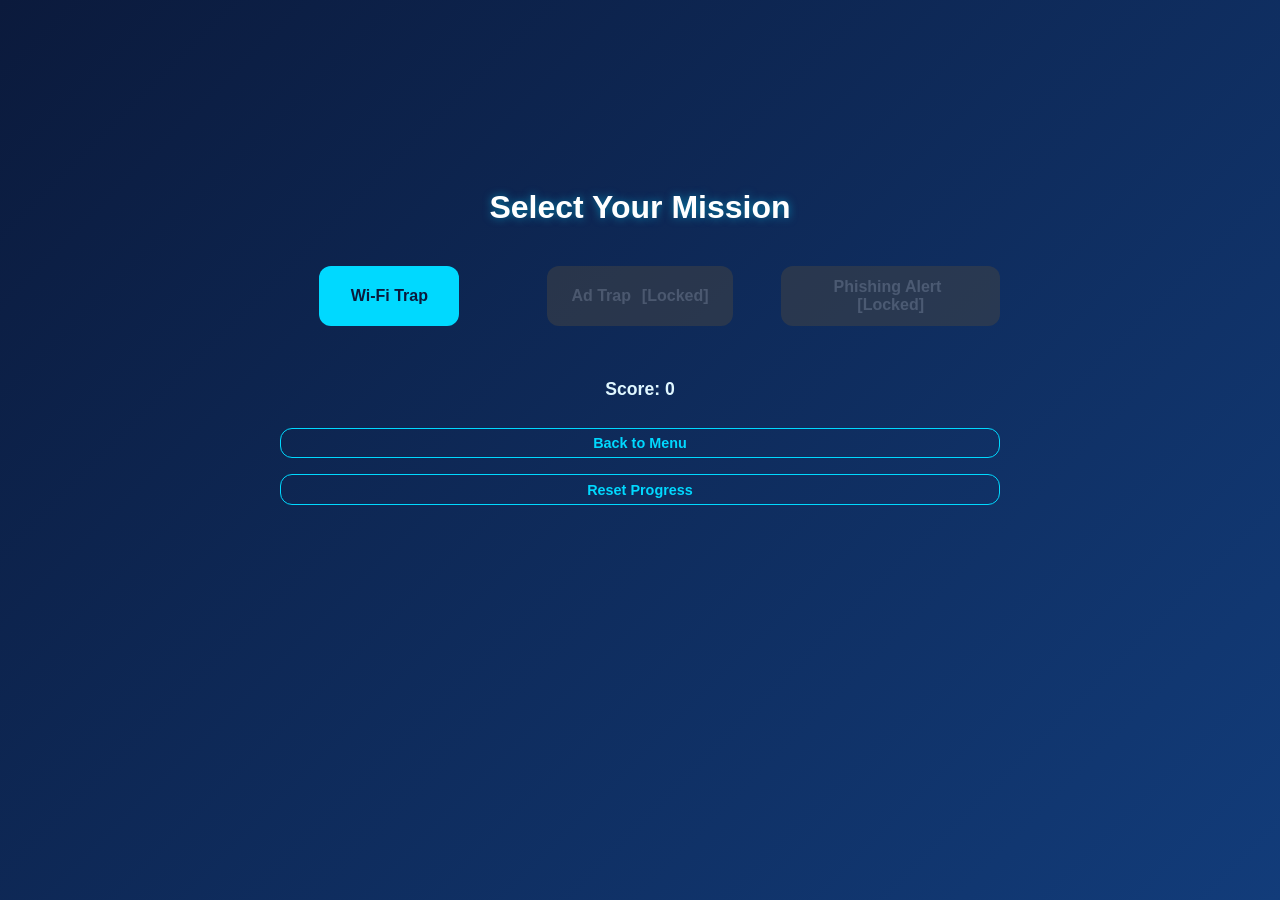
<file: game/levels.html>
<!DOCTYPE html>
<html lang="en">
<head>
  <meta charset="UTF-8" />
  <meta name="viewport" content="width=device-width, initial-scale=1.0" />
  <title>Cyber Pro – Mission Select</title>
  <link rel="stylesheet" href="css/style.css" />
  <script src="js/game.js" defer></script>
</head>
<body class="main-bg">
  <div class="container center">
    <h2>Select Your Mission</h2>

    <div id="missionList" class="mission-grid">
      <button data-level="wifi"  id="wifiBtn">Wi-Fi Trap</button>
      <button data-level="ads"   id="adsBtn"  disabled>Ad Trap</button>
      <button data-level="phishing" id="phishBtn" disabled>Phishing Alert</button>
    </div>

    <p class="score">Score: <span id="scoreValue">0</span></p>

    <button id="backBtn" class="small-btn">Back to Menu</button>
    <button onclick="CyberPro.resetProgress()" class="small-btn">Reset Progress</button>
  </div>
</body>
</html>
</file>
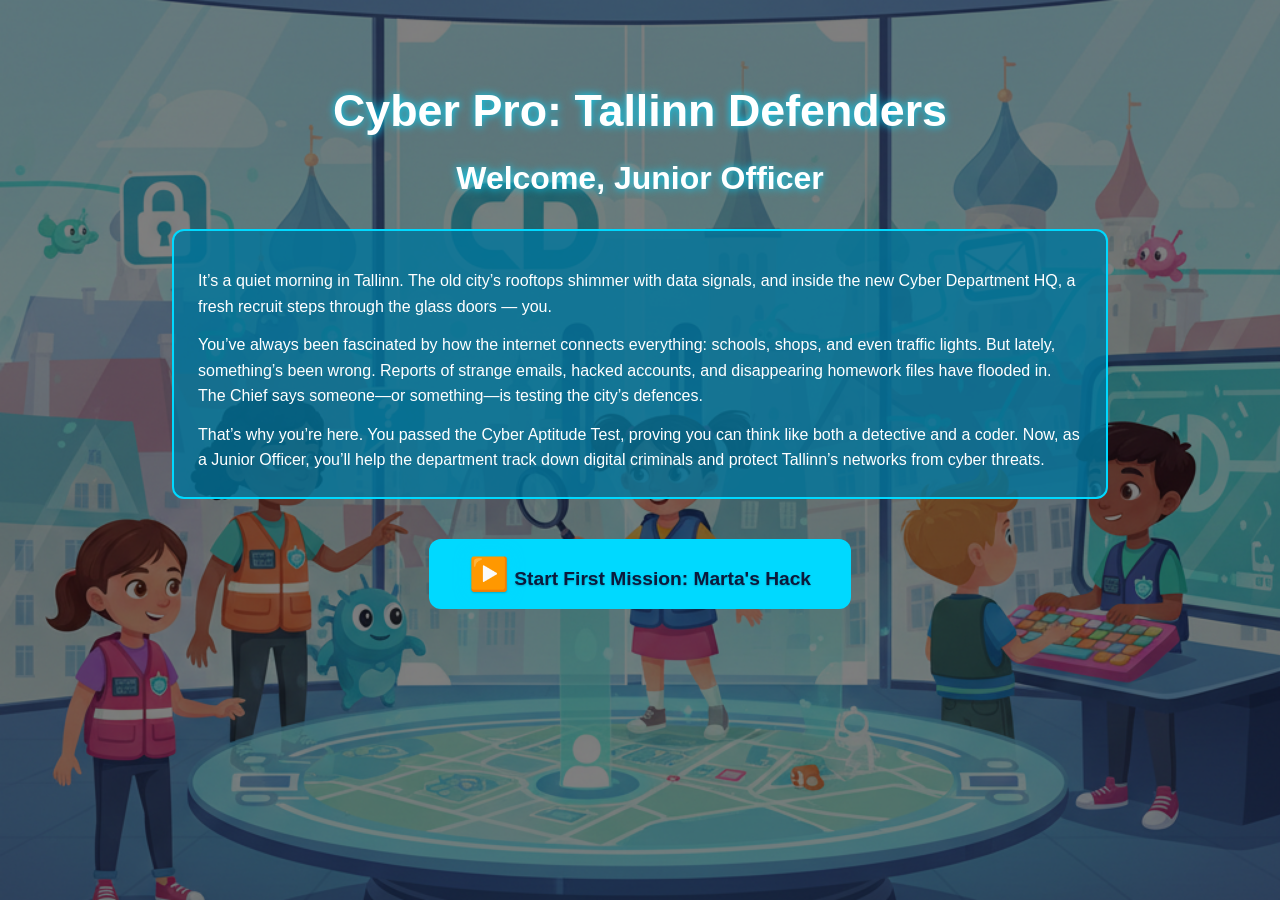
<file: game/main-menu.html>
<!DOCTYPE html>
<html lang="en">
<head>
    <meta charset="UTF-8" />
    <meta name="viewport" content="width=device-width, initial-scale=1.0" />
    <title>Cyber Pro – Main Menu</title>
    <link rel="stylesheet" href="css/new_style.css" />
    </head>
<body class="main-bg">
    <div class="container center">
        <header>
            <h1>Cyber Pro: Tallinn Defenders</h1>
            <h2>Welcome, Junior Officer</h2>
        </header>

        <main>
            <div class="story-box">
                <p class="story-text">
                    It’s a quiet morning in Tallinn. The old city’s rooftops shimmer with data signals, and inside the
                    new Cyber Department HQ, a fresh recruit steps through the glass doors — you.
                </p>
                <p class="story-text">
                    You’ve always been fascinated by how the internet connects everything: schools, shops, and even
                    traffic lights. But lately, something’s been wrong. Reports of strange emails, hacked accounts, and
                    disappearing homework files have flooded in. The Chief says someone—or something—is testing
                    the city’s defences.
                </p>
                <p class="story-text">
                    That’s why you’re here. You passed the Cyber Aptitude Test, proving you can think like both a
                    detective and a coder. Now, as a Junior Officer, you’ll help the department track down digital
                    criminals and protect Tallinn’s networks from cyber threats.
                </p>
            </div>
            <a href="level_1.html">
                <button class="big-btn" id="start-game-btn">
                    <span class="scenario-icon">▶️</span> Start First Mission: Marta's Hack
                </button>
            </a>
        </main>
    </div>
</body>
</html>
</file>
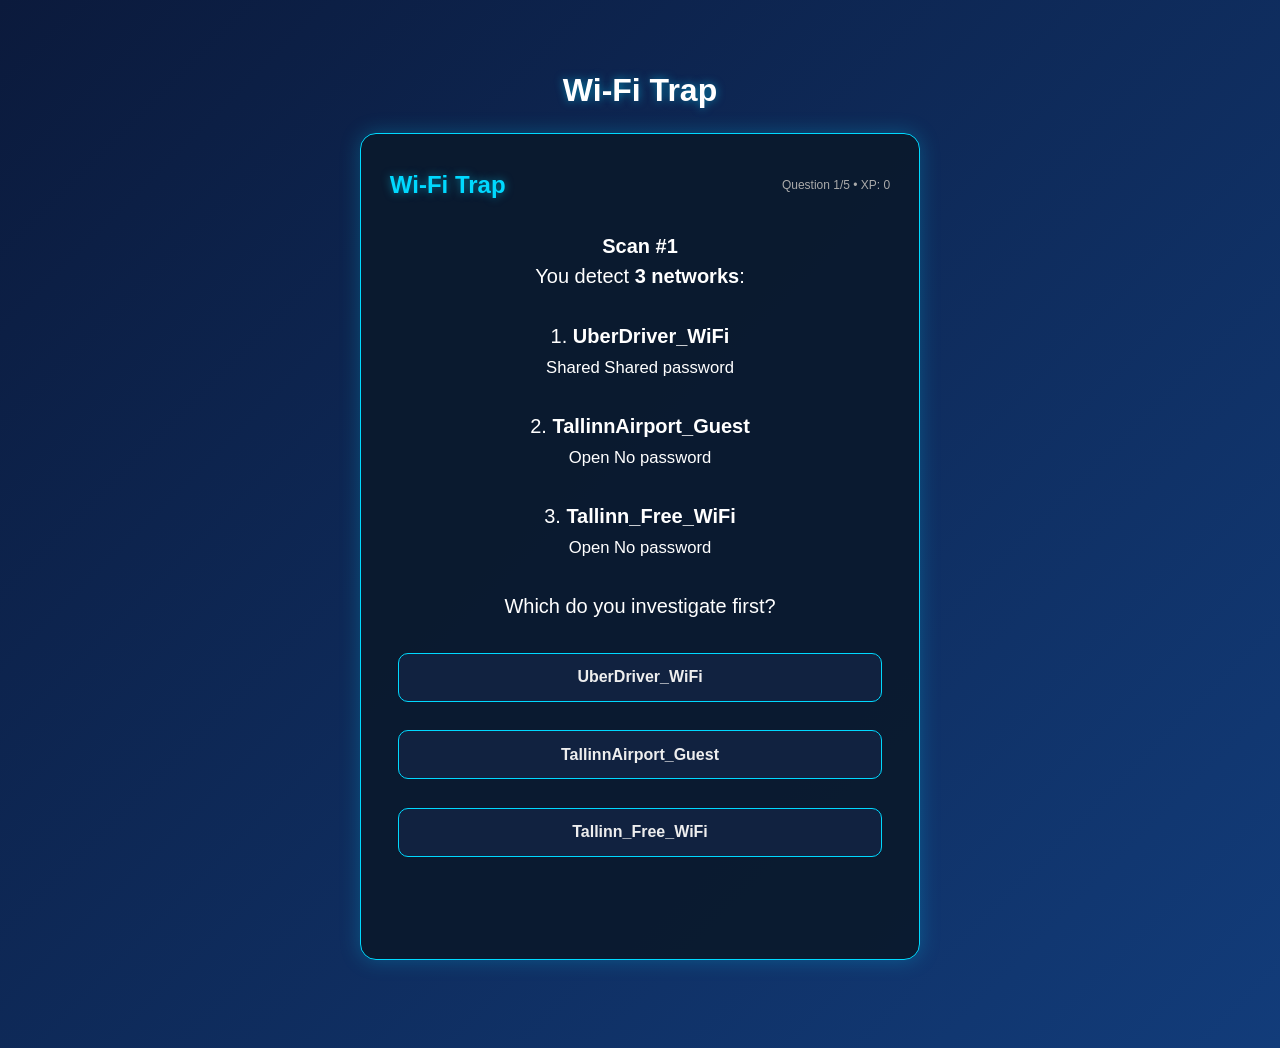
<file: game/wifi.html>
<!DOCTYPE html>
<html lang="en">
<head>
  <meta charset="UTF-8" />
  <meta name="viewport" content="width=device-width, initial-scale=1.0" />
  <title>Cyber Pro – Wi-Fi Trap</title>
  <link rel="stylesheet" href="css/style.css" />
  <script src="js/game.js" defer></script>
  <script src="js/quiz.js" defer></script>
</head>
<body class="main-bg">
  <div class="container">
    <h2>Wi-Fi Trap</h2>
    <div id="quizContainer"></div>
  </div>

  <script>
    // === ALL 15 NETWORKS ===
    const allNetworks = [
      // === ORIGINAL 7 ===
      { name: "Tallinn_Free_WiFi", type: "open", risk: "high", xp: -8, desc: "No password. Fully exposed to anyone." },
      { name: "CafeSecure2025", type: "wpa", risk: "low", xp: 15, desc: "Strong password. WPA3 encryption." },
      { name: "FreeCoffeeWiFi", type: "shared", risk: "high", xp: -5, desc: "Password on wall. Anyone can join." },
      { name: "TallinnAirport_Guest", type: "open", risk: "high", xp: -7, desc: "Open guest network. Fake hotspot risk." },
      { name: "e-Estonia_Public", type: "enterprise", risk: "lowest", xp: 18, desc: "WPA3-Enterprise. Government-grade." },
      { name: "HotelBaltic_5G", type: "guest", risk: "medium", xp: -3, desc: "Reception code. Shared but encrypted." },
      { name: "FreeCityHotspot", type: "sms", risk: "high", xp: -6, desc: "SMS login. Phone number harvested." },

      // === 8 NEW TALLINN-THEMED ===
      { name: "Telliskivi_Free", type: "open", risk: "high", xp: -9, desc: "Creative district hotspot. Often fake." },
      { name: "NordicHotel_WiFi", type: "wpa", risk: "low", xp: 14, desc: "Hotel guest network. Unique password." },
      { name: "e-Residency_Hub", type: "enterprise", risk: "lowest", xp: 20, desc: "Official e-Residency center. Max security." },
      { name: "UberDriver_WiFi", type: "shared", risk: "high", xp: -7, desc: "Driver shares hotspot. All passengers see traffic." },
      { name: "ViruKeskus_Guest", type: "open", risk: "high", xp: -6, desc: "Mall open network. High traffic, high risk." },
      { name: "TTU_Student", type: "wpa", risk: "low", xp: 16, desc: "University network. Strong auth." },
      { name: "Bolt_Scooter_Net", type: "sms", risk: "high", xp: -8, desc: "Scooter app login. Tracks your location." },
      { name: "OldTown_Tourist", type: "open", risk: "high", xp: -7, desc: "Tourist trap. Evil twin hotspot likely." }
    ];

    // === GENERATE 5 QUESTIONS (3 networks each) ===
    function generateQuiz() {
      const shuffled = [...allNetworks].sort(() => Math.random() - 0.5);
      const questions = [];

      // 5 scans: 15 networks → 3 per question
      for (let i = 0; i < 5; i++) {
        const start = i * 3;
        const networks = shuffled.slice(start, start + 3);
        const isFinal = i === 4;
        questions.push(createQuestion(networks, i + 1, isFinal));
      }

      return questions;
    }

    function createQuestion(networks, qNum, isFinal = false) {
      const best = networks.reduce((a, b) => (a.xp > b.xp ? a : b));
      const correctNext = `outcome_${best.name}`;

      return {
        text: `
          <b>Scan #${qNum}</b><br>
          You detect <strong>3 networks</strong>:<br><br>
          ${networks.map((n, i) => `
            ${i + 1}. <b>${n.name}</b><br>
            <small>${getIcon(n.type)} ${formatType(n.type)}</small><br>
          `).join('<br>')}<br>
          ${isFinal ? '<strong>Choose the safest to connect:</strong>' : 'Which do you investigate first?'}`,
        choices: networks.map(n => ({
          text: n.name,
          next: `outcome_${n.name}`,
          xpChange: n.xp,
          outcome: {
            text: n.desc,
            xpChange: n.xp,
            isSafe: n.risk === "low" || n.risk === "lowest"
          }
        })),
        correctNext: correctNext
      };
    }

    function formatType(type) {
      const labels = {
        open: "No password",
        wpa: "Password protected",
        enterprise: "WPA3-Enterprise",
        shared: "Shared password",
        guest: "Guest code",
        sms: "SMS login"
      };
      return labels[type] || type;
    }

    function getIcon(type) {
      const icons = {
        open: "Open",
        wpa: "Locked",
        enterprise: "Shield",
        shared: "Shared",
        guest: "Key",
        sms: "SMS"
      };
      return icons[type] || "WiFi";
    }

    // === OUTCOME + CONTINUE ===
    document.addEventListener('DOMContentLoaded', () => {
      const quiz = generateQuiz();

      // Override selectAnswer
      const originalSelect = window.selectAnswer;
      window.selectAnswer = function(idx) {
        const q = quizState.questions[quizState.current];
        const choice = q.choices[idx];
        const outcome = choice.outcome;

        // XP
        quizState.xp += outcome.xpChange;
        document.getElementById('xpLive').textContent = quizState.xp;

        // Feedback
        const feedback = document.getElementById('feedback');
        feedback.innerHTML = `
          <div style="background:rgba(255,255,255,0.1); padding:1rem; border-radius:8px; margin:1rem 0; text-align:left;">
            <p><strong>${outcome.isSafe ? 'Safe choice!' : 'Risky!'}</strong></p>
            <p>${outcome.text}</p>
            <p style="color:${outcome.xpChange > 0 ? '#0f0' : '#f55'}; font-weight:bold; margin-top:0.5rem;">
              ${outcome.xpChange > 0 ? '+' : ''}${outcome.xpChange} XP
            </p>
          </div>
          <button class="small-btn" onclick="continueQuiz()">Continue</button>
        `;

        document.querySelectorAll('.answer-btn').forEach(b => b.disabled = true);

        window.continueQuiz = () => {
          quizState.current++;
          if (quizState.current < quizState.questions.length) {
            renderQuestion();
          } else {
            showConclusion();
          }
        };
      };

      startQuiz(quiz, "Wi-Fi Trap", "ads.html");
    });
  </script>
</body>
</html>
</file>
<file: game/css/style.css>
/* -------------------------------------------------
   css/style.css – Cyber Pro Global Styles
   ------------------------------------------------- */

:root {
  --primary: #00d9ff;
  --accent: #ff2e63;
  --dark: #0b1a3c;
  --darker: #0a1428;
  --light: #e0f7ff;
  --gray: #aaa;
}

* { box-sizing: border-box; }

body {
  margin: 0;
  font-family: 'Segoe UI', Tahoma, Geneva, Verdana, sans-serif;
  background: linear-gradient(135deg, var(--dark), #123c7a);
  color: #fff;
  min-height: 100vh;
  display: flex;
  flex-direction: column;
  align-items: center;
  justify-content: flex-start;
  text-align: center;
  overflow-x: hidden;
}

.main-bg { background: linear-gradient(135deg, var(--dark), #123c7a); }

.container {
  width: min(90%, 800px);
  margin: 2rem auto;
  padding: 2rem;
}

.center {
  display: flex;
  flex-direction: column;
  justify-content: center;
  min-height: 70vh;
}

h1, h2, h3 {
  margin: 0.5rem 0;
  text-shadow: 0 0 8px rgba(0, 217, 255, 0.5);
}
h1 { font-size: 2.8rem; }
h2 { font-size: 2rem; }
h3 { font-size: 1.5rem; color: var(--primary); }

p { font-size: 1.1rem; line-height: 1.5; }

/* Buttons */
button {
  background: var(--primary);
  color: var(--dark);
  border: none;
  border-radius: 12px;
  padding: 0.75rem 1.5rem;
  margin: 0.5rem;
  font-size: 1rem;
  font-weight: 600;
  cursor: pointer;
  transition: all 0.25s ease;
  min-width: 140px;
}
button:hover:not(:disabled) {
  background: #00e6ff;
  transform: translateY(-2px);
  box-shadow: 0 4px 12px rgba(0, 217, 255, 0.4);
}
button:disabled {
  background: #444;
  color: #888;
  cursor: not-allowed;
  transform: none;
}

.small-btn {
  background: transparent;
  border: 1px solid var(--primary);
  color: var(--primary);
  font-size: 0.9rem;
  padding: 0.4rem 0.9rem;
}
.small-btn:hover:not(:disabled) {
  background: var(--primary);
  color: var(--dark);
}

.big-btn {
  background: var(--primary);
  color: var(--dark);
  font-size: 1.2rem;
  padding: 1rem 2.5rem;
  font-weight: bold;
}
.big-btn:hover { background: var(--accent); box-shadow: 0 0 20px rgba(255, 46, 99, 0.5); }

button.locked {
  opacity: 0.5;
  position: relative;
}
button.locked .lock { margin-left: 0.4rem; }

/* Mission Grid */
.mission-grid {
  display: grid;
  gap: 1rem;
  grid-template-columns: repeat(auto-fit, minmax(180px, 1fr));
  margin: 1.5rem 0;
  justify-items: center;
}

/* Quiz */
.quiz-card {
  background: rgba(10, 26, 46, 0.95);
  border: 1px solid var(--primary);
  border-radius: 16px;
  padding: 1.8rem;
  max-width: 560px;
  margin: 1.5rem auto;
  box-shadow: 0 0 20px rgba(0, 217, 255, 0.25);
  text-align: center;
}

.quiz-header {
  display: flex;
  justify-content: space-between;
  align-items: center;
  margin-bottom: 1rem;
  font-size: 0.9rem;
  color: var(--gray);
}

.quiz-question {
  font-size: 1.25rem;
  margin: 1.5rem 0;
  line-height: 1.5;
}

.quiz-answers {
  display: grid;
  gap: 0.8rem;
  margin: 1rem 0;
}

.answer-btn {
  background: #112240;
  color: #eee;
  border: 1px solid var(--primary);
  padding: 0.9rem;
  border-radius: 10px;
  font-size: 1rem;
  cursor: pointer;
  transition: all 0.2s;
}
.answer-btn:hover:not(:disabled) {
  background: var(--primary);
  color: var(--dark);
  transform: translateY(-2px);
}
.answer-btn:disabled { opacity: 0.6; cursor: not-allowed; }

.feedback {
  margin-top: 1rem;
  font-weight: bold;
  min-height: 2rem;
  font-size: 1.1rem;
}
.correct { color: #0f0; }
.wrong   { color: #f55; }

.result h3 { color: var(--primary); margin-bottom: 1rem; }
.result p { font-size: 1.2rem; margin: 0.8rem 0; }

.score { font-weight: bold; font-size: 1.1rem; color: var(--light); }

/* Responsive */
@media (max-width: 600px) {
  .container { padding: 1rem; margin-top: 1rem; }
  h1 { font-size: 2.2rem; }
  h2 { font-size: 1.6rem; }
  button, .big-btn { width: 100%; margin: 0.5rem 0; }
  .mission-grid { grid-template-columns: 1fr; }
}
</file>
<file: game/css/new_style.css>
/* -------------------------------------------------
   css/style.css – Enhanced Cyber Pro Styles
   ------------------------------------------------- */

:root {
  --primary: #00d9ff;
  --accent: #ff2e63;
  --dark: #0b1a3c;
  --darker: #0a1428;
  --light: #e0f7ff;
  --gray: #aaa;
  --success: #00ff88;
  --warning: #ffaa00;
  --danger: #ff3366;
}

* { box-sizing: border-box; }

body {
  margin: 0;
  font-family: 'Segoe UI', Tahoma, Geneva, Verdana, sans-serif;
  background: linear-gradient(135deg, var(--dark), #123c7a);
  color: #fff;
  min-height: 100vh;
  display: flex;
  flex-direction: column;
  align-items: center;
  justify-content: flex-start;
  text-align: center;
  overflow-x: hidden;
}

/*.main-bg { background: linear-gradient(135deg, var(--dark), #123c7a); }
 */
.main-bg {
    background-image: url('../img/cyber_hq_background.jpg');
    background-size: cover; 
    background-repeat: no-repeat;
    background-attachment: fixed;
    background-position: center center;
    /* If the image fails to load, use the original dark gradient as a fallback */
    background-color: var(--dark);
}

body.main-bg {
    position: relative;
    z-index: 1; 
}

body.main-bg::before {
    content: "";
    position: absolute;
    top: 0;
    left: 0;
    width: 100%;
    height: 100%;
    background-color: rgba(0, 0, 0, 0.5); /* Adjust 0.5 for darker (0.7) or lighter (0.3) overlay */
    z-index: -1; 
}

/* You will also need to adjust the .container background slightly 
   to ensure the story box is still readable against the overlay: */
.story-box {
    /* Current background: rgba(0, 217, 255, 0.1); */
    background: rgba(0, 0, 0, 1); /* Make the box darker and more opaque */
    border: 2px solid var(--primary);
    border-radius: 12px;
    padding: 1.5rem;
    margin: 1rem 0 2rem;
    text-align: left;
}

.container {
  width: min(95%, 1000px);
  margin: 2rem auto;
  padding: 2rem;
}

.center {
  display: flex;
  flex-direction: column;
  justify-content: center;
  min-height: 70vh;
}

h1, h2, h3 {
  margin: 0.5rem 0;
  text-shadow: 0 0 8px rgba(0, 217, 255, 1);
}
h1 { font-size: 2.8rem; }
h2 { font-size: 2rem; margin: 1.5rem 0 1rem; }
h3 { font-size: 1.5rem; color: var(--primary); }

p { font-size: 1.1rem; line-height: 1.5; }

/* Story Box */
.story-box {
  background: rgba(0, 117, 155, 0.8);
  border: 2px solid var(--primary);
  border-radius: 12px;
  padding: 1.5rem;
  margin: 1rem 0 2rem;
  text-align: left;
}

.character-badge {
  display: inline-block;
  background: var(--primary);
  color: var(--dark);
  padding: 0.4rem 1rem;
  border-radius: 20px;
  font-weight: bold;
  font-size: 0.95rem;
  margin-bottom: 0.8rem;
}

.story-text {
  font-size: 1rem;
  line-height: 1.6;
  margin: 0.8rem 0 0;
}

/* Scenario Cards Grid */
.mission-grid {
  display: grid;
  gap: 1.5rem;
  grid-template-columns: repeat(auto-fit, minmax(280px, 1fr));
  margin: 2rem 0;
  justify-items: stretch;
}

/* Scenario Cards */
.scenario-card {
  background: linear-gradient(145deg, rgba(17, 34, 64, 0.95), rgba(10, 20, 40, 0.98));
  border: 2px solid var(--primary);
  border-radius: 16px;
  padding: 0;
  cursor: pointer;
  transition: all 0.3s ease;
  box-shadow: 0 4px 15px rgba(0, 217, 255, 0.2);
  overflow: hidden;
  position: relative;
}

.scenario-card:hover {
  transform: translateY(-5px);
  box-shadow: 0 8px 25px rgba(0, 217, 255, 0.4);
  border-color: #00e6ff;
}

.scenario-card.selected {
  border-color: var(--accent);
  background: linear-gradient(145deg, rgba(255, 16, 69, 0.95), rgba(17, 34, 64, 0.95));
  box-shadow: 0 0 20px rgba(255, 46, 99, 0.4);
}

.scenario-card.selected::before {
  content: '';
  position: absolute;
  top: 0;
  left: 0;
  right: 0;
  height: 4px;
  background: var(--accent);
}

/* Card Sections */
.card-header {
  display: flex;
  justify-content: space-between;
  align-items: center;
  padding: 1rem 1.2rem;
  background: rgba(0, 217, 255, 0.1);
  border-bottom: 1px solid rgba(0, 217, 255, 0.3);
}

.scenario-icon {
  font-size: 2rem;
  filter: drop-shadow(0 0 8px rgba(0, 217, 255, 0.5));
}

.scenario-type {
  font-size: 0.75rem;
  font-weight: bold;
  color: var(--primary);
  letter-spacing: 1px;
  padding: 0.3rem 0.7rem;
  background: rgba(0, 217, 255, 0.2);
  border-radius: 12px;
}

.card-body {
  padding: 1.2rem;
  text-align: left;
  min-height: 120px;
}

.scenario-title {
  font-size: 1.2rem;
  margin: 0 0 0.8rem;
  color: #fff;
  font-weight: 600;
}

.scenario-description {
  font-size: 0.9rem;
  line-height: 1.5;
  color: var(--light);
  margin: 0;
}

.card-footer {
  padding: 0.8rem 1.2rem;
  background: rgba(0, 0, 0, 0.2);
  border-top: 1px solid rgba(0, 217, 255, 0.2);
  text-align: center;
}

.selection-indicator {
  font-size: 0.85rem;
  color: var(--gray);
  display: flex;
  align-items: center;
  justify-content: center;
  gap: 0.5rem;
}

.checkbox {
  font-size: 1.2rem;
  color: var(--primary);
}

/* Result States */
.result-correct {
  border-color: var(--success) !important;
  box-shadow: 0 0 25px rgba(0, 255, 136, 0.5) !important;
}

.result-wrong {
  border-color: var(--danger) !important;
  box-shadow: 0 0 25px rgba(255, 51, 102, 0.5) !important;
}

.result-missed {
  border-color: var(--warning) !important;
  box-shadow: 0 0 25px rgba(255, 170, 0, 0.5) !important;
}

.result-safe {
  border-color: rgba(0, 217, 255, 0.5) !important;
  opacity: 0.7;
}

.result-badge {
  font-size: 0.8rem;
  font-weight: bold;
  padding: 0.3rem 0.8rem;
  border-radius: 12px;
  letter-spacing: 0.5px;
}

.badge-correct {
  background: var(--success);
  color: var(--dark);
}

.badge-wrong {
  background: var(--danger);
  color: #fff;
}

.badge-missed {
  background: var(--warning);
  color: var(--dark);
}

.badge-safe {
  background: rgba(0, 217, 255, 0.3);
  color: var(--primary);
}

.explanation-box {
  margin-top: 1rem;
  padding: 0.8rem;
  background: rgba(0, 0, 0, 0.3);
  border-radius: 8px;
  font-size: 0.85rem;
  line-height: 1.4;
  border-left: 3px solid var(--primary);
}

/* Buttons */
button {
  background: var(--primary);
  color: var(--dark);
  border: none;
  border-radius: 12px;
  padding: 0.75rem 1.5rem;
  margin: 0.5rem;
  font-size: 1rem;
  font-weight: 600;
  cursor: pointer;
  transition: all 0.25s ease;
  min-width: 140px;
}
button:hover:not(:disabled) {
  background: #00e6ff;
  transform: translateY(-2px);
  box-shadow: 0 4px 12px rgba(0, 217, 255, 0.4);
}
button:disabled {
  background: #444;
  color: #888;
  cursor: not-allowed;
  transform: none;
}

.small-btn {
  background: transparent;
  border: 2px solid var(--primary);
  color: var(--primary);
  font-size: 0.95rem;
  padding: 0.6rem 1.2rem;
}
.small-btn:hover:not(:disabled) {
  background: var(--primary);
  color: var(--dark);
}

.big-btn {
  background: var(--primary);
  color: var(--dark);
  font-size: 1.2rem;
  padding: 1rem 2.5rem;
  font-weight: bold;
  text-shadow: 0 1px 2px rgba(0, 0, 0, 0.2);
}
.big-btn:hover { 
  background: var(--accent);
  box-shadow: 0 0 20px rgba(255, 46, 99, 0.5);
}

button.locked {
  opacity: 0.5;
  position: relative;
}
button.locked .lock { margin-left: 0.4rem; }

/* Feedback Messages */
.feedback {
  margin: 2rem auto;
  padding: 2rem;
  border-radius: 16px;
  max-width: 600px;
  font-weight: normal;
}

.feedback.correct {
  background: linear-gradient(145deg, rgba(0, 35, 0, 0.95), rgba(0, 35, 36, 0.05));
  border: 2px solid var(--success);
  box-shadow: 0 0 30px rgba(0, 255, 136, 0.7);
}

.feedback.wrong {
  background: linear-gradient(145deg, rgba(255, 170, 0, 0.15), rgba(255, 170, 0, 0.05));
  border: 2px solid var(--warning);
  box-shadow: 0 0 30px rgba(255, 170, 0, 0.3);
}

.success-message, .retry-message {
  text-align: center;
}

.success-icon, .retry-icon {
  font-size: 4rem;
  margin-bottom: 1rem;
  animation: bounce 1s ease-in-out;
}

.success-message h3 {
  color: var(--success);
  font-size: 2rem;
  margin: 0.5rem 0;
}

.retry-message h3 {
  color: var(--warning);
  font-size: 1.8rem;
  margin: 0.5rem 0;
}

.score-display {
  font-size: 3rem;
  font-weight: bold;
  color: var(--primary);
  text-shadow: 0 0 20px rgba(0, 217, 255, 0.5);
  margin: 1rem 0;
}

.success-subtext, .retry-subtext {
  font-size: 1.1rem;
  color: var(--light);
  margin-top: 1rem;
}

/* Animations */
@keyframes slideIn {
  from {
    opacity: 0;
    transform: translateY(20px);
  }
  to {
    opacity: 1;
    transform: translateY(0);
  }
}

@keyframes revealResult {
  0% {
    transform: scale(0.95);
    opacity: 0.8;
  }
  50% {
    transform: scale(1.02);
  }
  100% {
    transform: scale(1);
    opacity: 1;
  }
}

@keyframes bounce {
  0%, 100% { transform: translateY(0); }
  50% { transform: translateY(-10px); }
}

/* Legacy Quiz Styles (for compatibility) */
.quiz-card {
  background: rgba(10, 26, 46, 0.95);
  border: 1px solid var(--primary);
  border-radius: 16px;
  padding: 1.8rem;
  max-width: 560px;
  margin: 1.5rem auto;
  box-shadow: 0 0 20px rgba(0, 217, 255, 0.25);
  text-align: center;
}

.quiz-header {
  display: flex;
  justify-content: space-between;
  align-items: center;
  margin-bottom: 1rem;
  font-size: 0.9rem;
  color: var(--gray);
}

.quiz-question {
  font-size: 1.25rem;
  margin: 1.5rem 0;
  line-height: 1.5;
}

.quiz-answers {
  display: grid;
  gap: 0.8rem;
  margin: 1rem 0;
}

.answer-btn {
  background: #112240;
  color: #eee;
  border: 1px solid var(--primary);
  padding: 0.9rem;
  border-radius: 10px;
  font-size: 1rem;
  cursor: pointer;
  transition: all 0.2s;
}
.answer-btn:hover:not(:disabled) {
  background: var(--primary);
  color: var(--dark);
  transform: translateY(-2px);
}
.answer-btn:disabled { opacity: 0.6; cursor: not-allowed; }

.result h3 { color: var(--primary); margin-bottom: 1rem; }
.result p { font-size: 1.2rem; margin: 0.8rem 0; }

.score { font-weight: bold; font-size: 1.1rem; color: var(--light); }

/* Responsive */
@media (max-width: 600px) {
  .container { padding: 1rem; margin-top: 1rem; }
  h1 { font-size: 2.2rem; }
  h2 { font-size: 1.6rem; }
  button, .big-btn { width: 100%; margin: 0.5rem 0; }
  .mission-grid { grid-template-columns: 1fr; }
  .score-display { font-size: 2.5rem; }
  .success-icon, .retry-icon { font-size: 3rem; }
}
</file>
